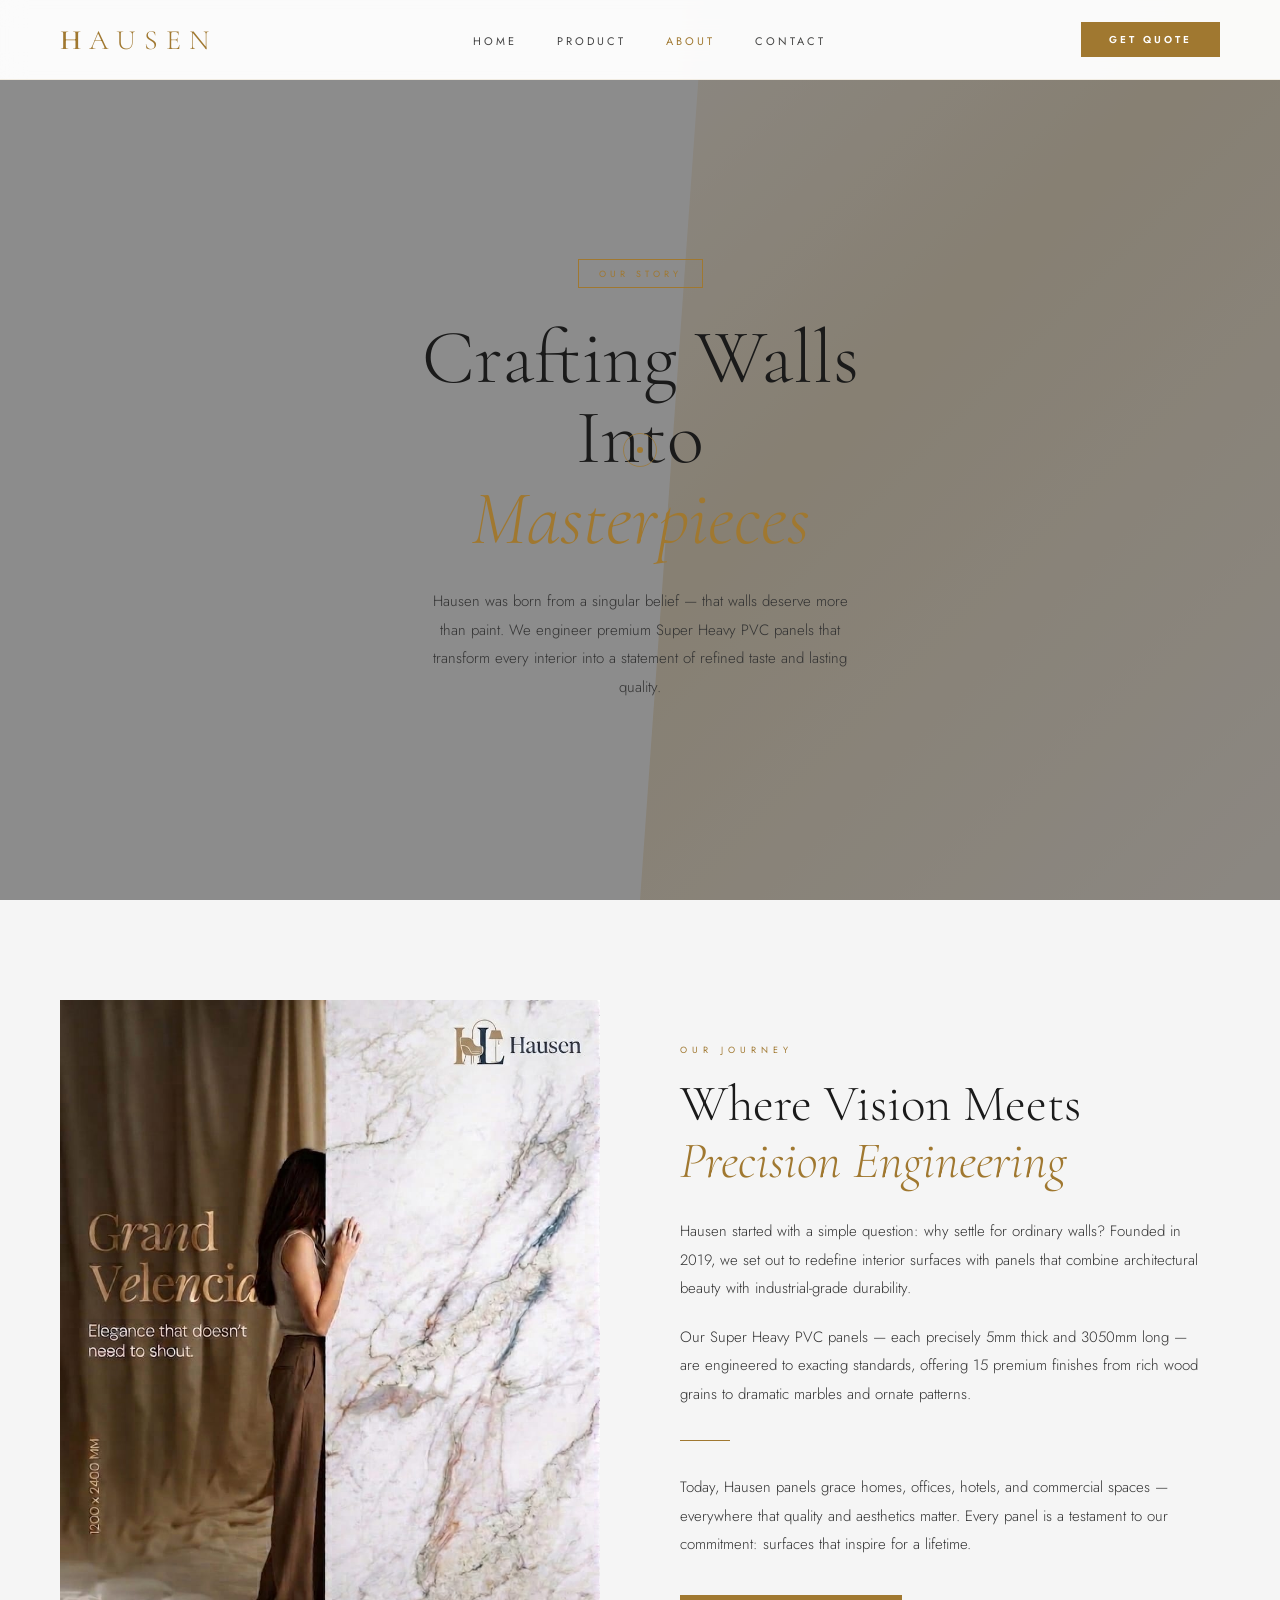
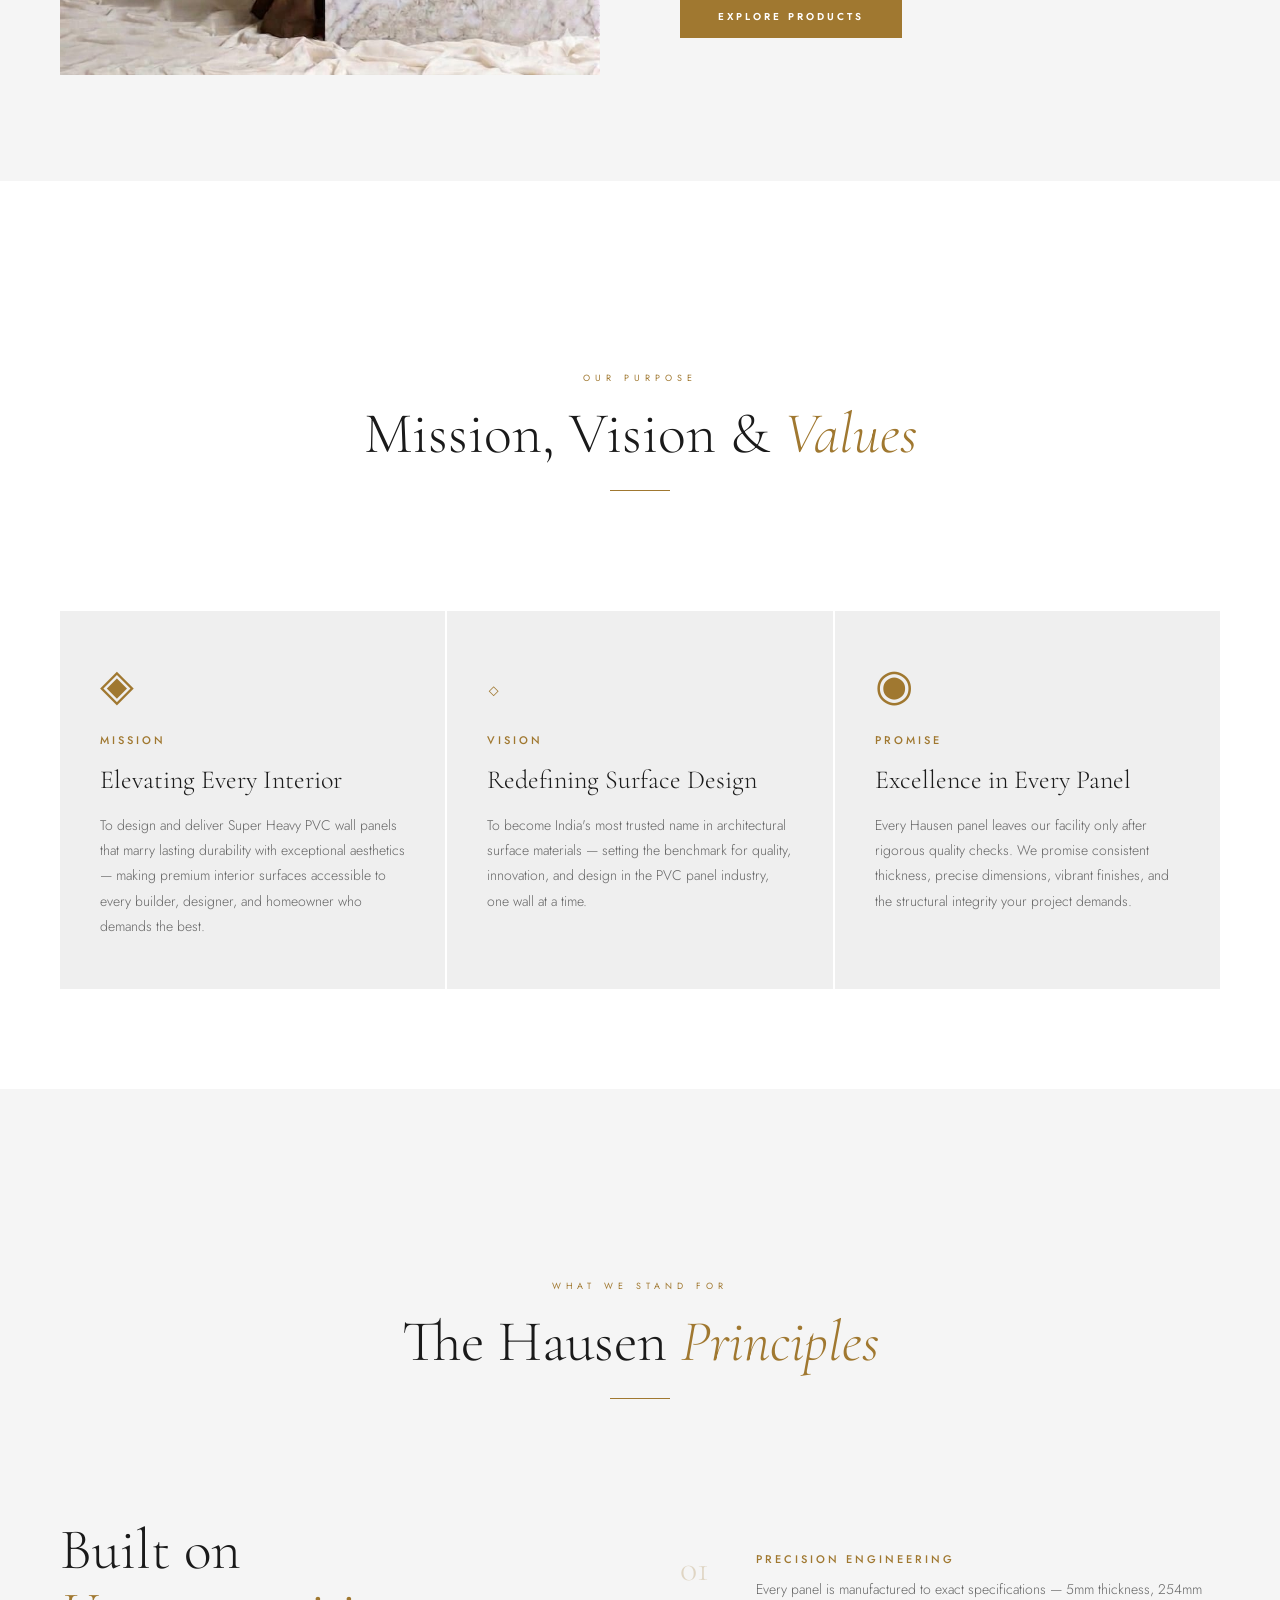
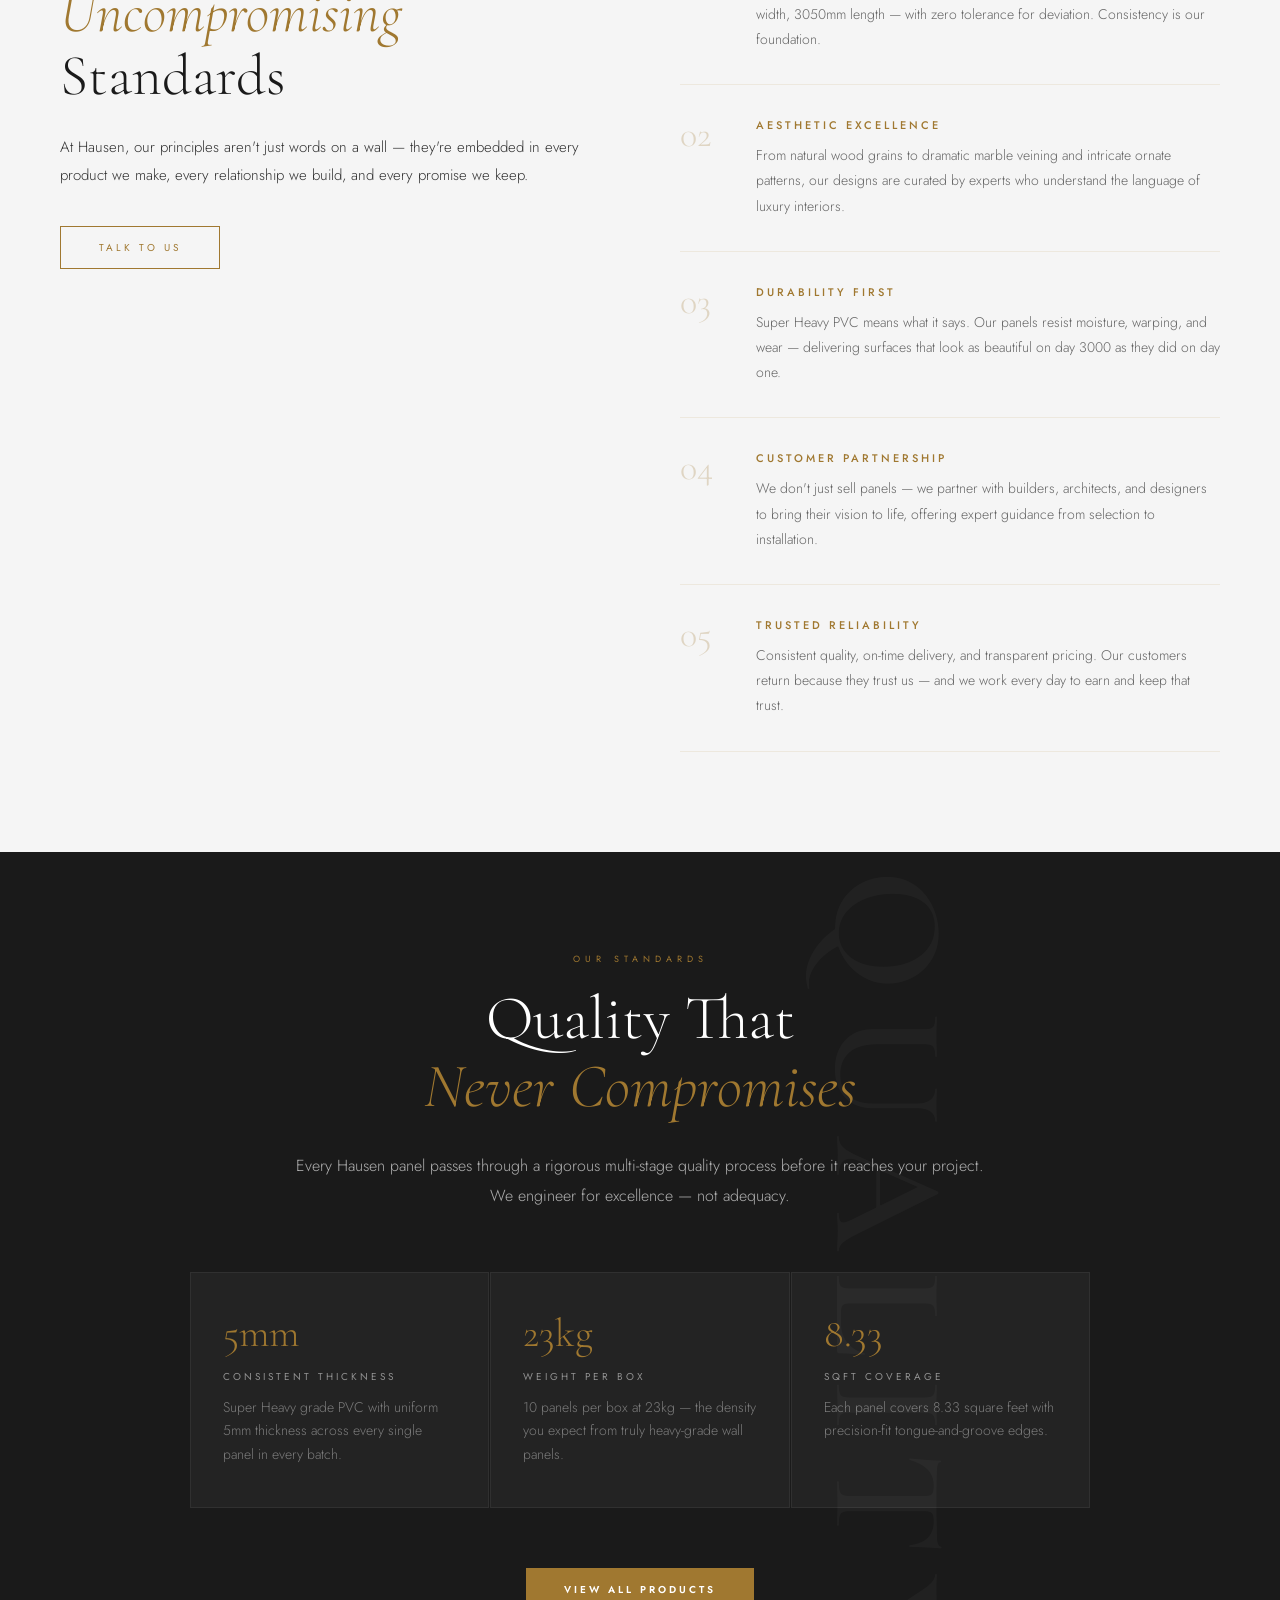
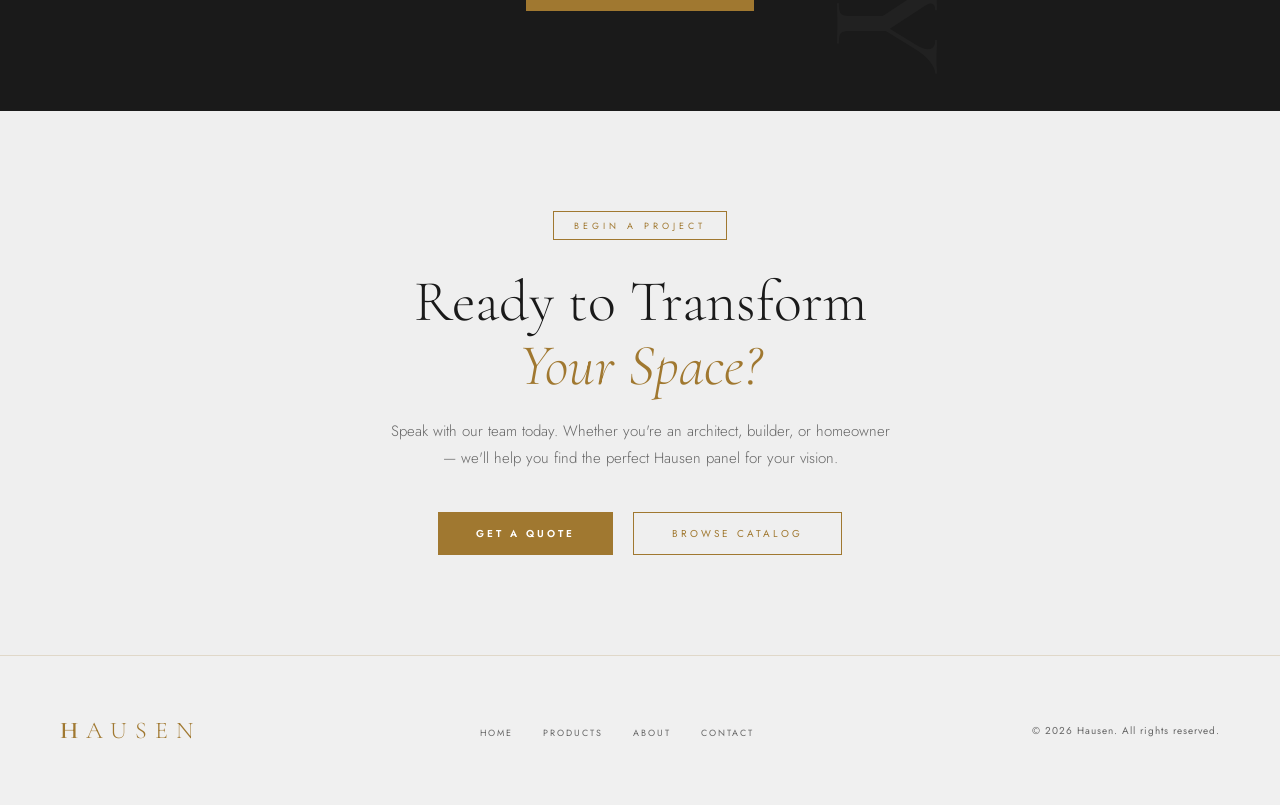
<file: about.html>
<!DOCTYPE html>
<html lang="en">
<head>
<meta charset="UTF-8">
<meta name="viewport" content="width=device-width, initial-scale=1.0">
<title>About | HAUSEN Super Heavy PVC Panels</title>
<meta name="description" content="Learn about Hausen — the makers of premium Super Heavy PVC wall panels. Our story, mission, and commitment to quality craftsmanship.">
<link rel="stylesheet" href="../css/style.css">
<link href="https://fonts.googleapis.com/css2?family=Cormorant+Garamond:ital,wght@0,300;0,400;0,600;1,300;1,400&family=Jost:wght@200;300;400;500;600&display=swap" rel="stylesheet">
<style>
  /* ── ABOUT PAGE STYLES ── */
  .about-hero {
    min-height: 70vh;
    background: var(--dark);
    display: flex; align-items: center;
    position: relative; overflow: hidden;
    padding: 160px 60px 100px;
  }
  .about-hero::before {
    content: '';
    position: absolute; top: 0; right: 0;
    width: 50%; height: 100%;
    background: linear-gradient(135deg, #fdf6ec 0%, #f5e8d0 40%, #fdf6ec 100%);
    clip-path: polygon(10% 0, 100% 0, 100% 100%, 0% 100%);
  }
  .about-hero-content { position: relative; z-index: 2; max-width: 580px; }
  .about-hero-tag {
    display: inline-block; border: 1px solid var(--gold);
    color: var(--gold); font-size: 9px; letter-spacing: 4px;
    text-transform: uppercase; padding: 7px 20px; margin-bottom: 30px;
  }
  .about-hero-title {
    font-family: 'Cormorant Garamond', serif;
    font-size: clamp(48px, 6vw, 80px);
    font-weight: 300; line-height: 1.05;
    color: var(--cream); margin-bottom: 28px;
  }
  .about-hero-title em { font-style: italic; color: var(--gold); display: block; }
  .about-hero-desc {
    font-size: 15px; line-height: 1.9;
    color: var(--text-light); font-weight: 300; max-width: 440px;
  }
  .about-hero-img {
    position: absolute; right: 60px; top: 50%;
    transform: translateY(-50%);
    width: 38%; aspect-ratio: 3/4;
    object-fit: cover; z-index: 1;
    box-shadow: 0 30px 80px rgba(0,0,0,0.12);
  }

  /* ── STORY ── */
  .story-section {
    background: var(--dark-2);
    padding: 100px 60px;
  }
  .story-inner {
    display: grid; grid-template-columns: 1fr 1fr;
    gap: 80px; align-items: center;
    max-width: 1200px; margin: 0 auto;
  }
  .story-img-wrap { position: relative; }
  .story-img {
    width: 100%; aspect-ratio: 4/5; object-fit: cover;
  }
  .story-accent {
    position: absolute; bottom: -24px; right: -24px;
    width: 55%; aspect-ratio: 1;
    background: var(--gold); padding: 32px;
    display: flex; flex-direction: column; justify-content: center;
  }
  .story-accent-num {
    font-family: 'Cormorant Garamond', serif;
    font-size: 52px; font-weight: 300; color: #fff; line-height: 1;
  }
  .story-accent-label {
    font-size: 9px; letter-spacing: 3px; text-transform: uppercase;
    color: rgba(255,255,255,0.75); margin-top: 8px;
  }
  .story-text { padding-right: 20px; }
  .story-tag {
    font-size: 9px; letter-spacing: 5px; text-transform: uppercase;
    color: var(--gold); display: block; margin-bottom: 20px;
  }
  .story-title {
    font-family: 'Cormorant Garamond', serif;
    font-size: clamp(34px, 4vw, 52px);
    font-weight: 300; color: var(--cream);
    line-height: 1.1; margin-bottom: 28px;
  }
  .story-title em { font-style: italic; color: var(--gold); }
  .story-p {
    font-size: 15px; line-height: 1.9;
    color: var(--text-light); font-weight: 300;
    margin-bottom: 20px;
  }
  .story-divider {
    width: 50px; height: 1px; background: var(--gold); margin: 32px 0;
  }

  /* ── STATS BAR ── */
  .stats-bar {
    background: var(--gold);
    padding: 50px 60px;
    display: grid; grid-template-columns: repeat(4, 1fr);
    gap: 1px;
  }
  .stats-item {
    text-align: center; padding: 0 20px;
    border-right: 1px solid rgba(255,255,255,0.2);
  }
  .stats-item:last-child { border-right: none; }
  .stats-num {
    font-family: 'Cormorant Garamond', serif;
    font-size: 52px; font-weight: 300; color: #fff; line-height: 1;
    display: block;
  }
  .stats-label {
    font-size: 9px; letter-spacing: 3px; text-transform: uppercase;
    color: rgba(255,255,255,0.7); margin-top: 10px; display: block;
  }

  /* ── MISSION ── */
  .mission-section {
    background: var(--dark);
    padding: 100px 60px;
  }
  .mission-grid {
    display: grid; grid-template-columns: repeat(3, 1fr);
    gap: 2px; margin-top: 60px;
  }
  .mission-card {
    background: var(--dark-3);
    padding: 50px 40px;
    border-top: 3px solid transparent;
    transition: border-color 0.3s, transform 0.3s;
  }
  .mission-card:hover { border-color: var(--gold); transform: translateY(-6px); }
  .mission-icon {
    font-family: 'Cormorant Garamond', serif;
    font-size: 44px; color: var(--gold); font-weight: 300;
    line-height: 1; margin-bottom: 24px;
  }
  .mission-title {
    font-size: 11px; letter-spacing: 3px; text-transform: uppercase;
    color: var(--gold); margin-bottom: 16px; font-weight: 500;
  }
  .mission-heading {
    font-family: 'Cormorant Garamond', serif;
    font-size: 26px; font-weight: 300; color: var(--cream);
    line-height: 1.2; margin-bottom: 18px;
  }
  .mission-desc {
    font-size: 14px; line-height: 1.8;
    color: var(--text-muted); font-weight: 300;
  }

  /* ── VALUES ── */
  .values-section {
    background: var(--dark-2);
    padding: 100px 60px;
  }
  .values-inner {
    display: grid; grid-template-columns: 1fr 1fr;
    gap: 80px; align-items: start;
    max-width: 1200px; margin: 60px auto 0;
  }
  .values-left { position: sticky; top: 100px; }
  .values-big-title {
    font-family: 'Cormorant Garamond', serif;
    font-size: clamp(36px, 4.5vw, 58px);
    font-weight: 300; color: var(--cream); line-height: 1.1;
  }
  .values-big-title em { font-style: italic; color: var(--gold); }
  .values-big-desc {
    font-size: 15px; line-height: 1.9;
    color: var(--text-light); font-weight: 300;
    margin-top: 24px;
  }
  .values-list { display: flex; flex-direction: column; gap: 0; }
  .value-item {
    padding: 32px 0;
    border-bottom: 1px solid rgba(184,151,90,0.15);
    display: flex; gap: 28px; align-items: flex-start;
    transition: padding-left 0.3s;
  }
  .value-item:hover { padding-left: 10px; }
  .value-num {
    font-family: 'Cormorant Garamond', serif;
    font-size: 36px; color: rgba(160,120,48,0.25);
    font-weight: 300; flex-shrink: 0; line-height: 1;
    min-width: 48px;
  }
  .value-body {}
  .value-name {
    font-size: 11px; letter-spacing: 3px; text-transform: uppercase;
    color: var(--gold); margin-bottom: 10px; display: block;
    font-weight: 500;
  }
  .value-desc {
    font-size: 14px; line-height: 1.8;
    color: var(--text-muted); font-weight: 300;
  }

  /* ── QUALITY ── */
  .quality-section {
    background: var(--cream);
    padding: 100px 60px;
    position: relative; overflow: hidden;
  }
  .quality-section::before {
    content: 'QUALITY';
    position: absolute; right: -20px; top: 50%;
    transform: translateY(-50%) rotate(90deg);
    font-family: 'Cormorant Garamond', serif;
    font-size: 160px; font-weight: 600;
    color: rgba(255,255,255,0.03); letter-spacing: 20px;
    white-space: nowrap; pointer-events: none;
  }
  .quality-inner {
    max-width: 900px; margin: 0 auto;
    text-align: center; position: relative; z-index: 1;
  }
  .quality-tag {
    font-size: 9px; letter-spacing: 5px; text-transform: uppercase;
    color: var(--gold); display: block; margin-bottom: 20px;
  }
  .quality-title {
    font-family: 'Cormorant Garamond', serif;
    font-size: clamp(36px, 5vw, 62px);
    font-weight: 300; color: #fff;
    line-height: 1.1; margin-bottom: 30px;
  }
  .quality-title em { font-style: italic; color: var(--gold); }
  .quality-desc {
    font-size: 16px; line-height: 1.9;
    color: rgba(255,255,255,0.65); font-weight: 300;
    margin-bottom: 60px; max-width: 700px; margin-left: auto; margin-right: auto;
  }
  .quality-grid {
    display: grid; grid-template-columns: repeat(3, 1fr);
    gap: 1px; margin-bottom: 60px;
  }
  .quality-card {
    background: rgba(255,255,255,0.04);
    padding: 40px 32px;
    border: 1px solid rgba(255,255,255,0.06);
    text-align: left;
    transition: background 0.3s;
  }
  .quality-card:hover { background: rgba(160,120,48,0.1); }
  .quality-card-num {
    font-family: 'Cormorant Garamond', serif;
    font-size: 40px; color: var(--gold); font-weight: 300; line-height: 1;
    margin-bottom: 16px;
  }
  .quality-card-title {
    font-size: 10px; letter-spacing: 3px; text-transform: uppercase;
    color: rgba(255,255,255,0.5); margin-bottom: 12px;
  }
  .quality-card-desc {
    font-size: 14px; line-height: 1.7;
    color: rgba(255,255,255,0.4); font-weight: 300;
  }

  /* ── CTA ── */
  .about-cta {
    background: var(--dark-3);
    padding: 100px 60px;
    text-align: center;
  }
  .about-cta-title {
    font-family: 'Cormorant Garamond', serif;
    font-size: clamp(36px, 5vw, 58px);
    font-weight: 300; color: var(--cream);
    line-height: 1.1; margin-bottom: 20px;
  }
  .about-cta-title em { font-style: italic; color: var(--gold); }
  .about-cta-desc {
    font-size: 15px; color: var(--text-muted); font-weight: 300;
    margin-bottom: 40px; max-width: 500px; margin-left: auto; margin-right: auto;
    line-height: 1.8;
  }
  .cta-btns { display: flex; gap: 20px; justify-content: center; flex-wrap: wrap; }

  /* ── RESPONSIVE ── */
  @media (max-width: 1024px) {
    .about-hero { padding: 140px 30px 80px; }
    .about-hero::before { display: none; }
    .about-hero-img { display: none; }
    .story-inner { grid-template-columns: 1fr; gap: 50px; }
    .story-text { padding-right: 0; }
    .stats-bar { grid-template-columns: repeat(2, 1fr); gap: 1px; }
    .mission-grid { grid-template-columns: 1fr; gap: 16px; }
    .values-inner { grid-template-columns: 1fr; gap: 40px; }
    .values-left { position: static; }
    .quality-grid { grid-template-columns: 1fr; gap: 16px; }
  }
  @media (max-width: 768px) {
    .about-hero { padding: 120px 20px 60px; }
    .story-section, .mission-section, .values-section, .quality-section, .about-cta { padding: 60px 20px; }
    .stats-bar { padding: 40px 20px; grid-template-columns: repeat(2,1fr); gap: 30px 0; }
    .story-accent { display: none; }
    .mission-card { padding: 30px 24px; }
  }
</style>
<link rel="stylesheet" href="/css/cursor.css">
</head>
<body>
<div id="cursor-dot"></div><div id="cursor-ring"></div>

<!-- NAV -->
<nav>
  <a href="index.html" class="nav-logo"><span>H</span>AUSEN</a>
  <ul class="nav-links">
    <li><a href="index.html">Home</a></li>
    <li><a href="product.html">Product</a></li>
    <li><a href="about.html" style="color:var(--gold);">About</a></li>
    <li><a href="contact.html">Contact</a></li>
  </ul>
  <a href="contact.html" class="nav-cta">Get Quote</a>
</nav>

<!-- HERO -->
<section class="about-hero">

  <!-- Background Video -->
  <video autoplay muted loop playsinline class="about-hero-video">
    <source src="/images/home/video.mp4" type="video/mp4">
  </video>

  <!-- Overlay -->
  <div class="about-hero-overlay"></div>

  <!-- Content -->
  <div class="about-hero-content reveal">
    <div class="about-hero-tag">Our Story</div>

    <h1 class="about-hero-title">
      Crafting Walls<br>Into
      <em>Masterpieces</em>
    </h1>

    <p class="about-hero-desc">
      Hausen was born from a singular belief — that walls deserve more than paint.
      We engineer premium Super Heavy PVC panels that transform every interior into a
      statement of refined taste and lasting quality.
    </p>
  </div>

</section>

<!-- herostyle -->
<style>
.about-hero{
  position: relative;
  width: 100%;
  height: 100vh;
  overflow: hidden;

  display: flex;
  align-items: center;
  justify-content: center;

  text-align: center;
}

/* Background Video */
.about-hero-video{
  position: absolute;
  top: 0;
  left: 0;

  width: 100%;
  height: 100%;

  object-fit: cover;
  z-index: 1;
}

/* Dark Overlay */
.about-hero-overlay{
  position: absolute;
  inset: 0;
  background: rgba(0,0,0,0.45);
  z-index: 2;
}

/* Content */
.about-hero-content{
  position: relative;
  z-index: 3;

  max-width: 900px;
  padding: 20px;
}

/* KEEP YOUR ORIGINAL FONTS/TYPOGRAPHY */
/* Sirf center alignment add kiya */
.about-hero-tag,
.about-hero-title,
.about-hero-desc{
  text-align: center;
}
</style>


<!-- STORY -->
<section class="story-section">
  <div class="story-inner">
    <div class="story-img-wrap reveal">
      <img
        src="/images/About_hero.jpeg"
        alt="Hausen manufacturing" class="story-img">
      
    </div>
    <div class="story-text reveal">
      <span class="story-tag">Our Journey</span>
      <h2 class="story-title">
        Where Vision Meets<br>
        <em>Precision Engineering</em>
      </h2>
      <p class="story-p">
        Hausen started with a simple question: why settle for ordinary walls? Founded in 2019, 
        we set out to redefine interior surfaces with panels that combine architectural beauty 
        with industrial-grade durability.
      </p>
      <p class="story-p">
        Our Super Heavy PVC panels — each precisely 5mm thick and 3050mm long — are engineered 
        to exacting standards, offering 15 premium finishes from rich wood grains to dramatic 
        marbles and ornate patterns.
      </p>
      <div class="story-divider"></div>
      <p class="story-p">
        Today, Hausen panels grace homes, offices, hotels, and commercial spaces — everywhere 
        that quality and aesthetics matter. Every panel is a testament to our commitment: 
        surfaces that inspire for a lifetime.
      </p>
      <a href="product.html" class="btn-primary" style="margin-top:16px;">Explore Products</a>
    </div>
  </div>
</section>



<!-- MISSION, VISION, VALUES CARDS -->
<section class="mission-section" id="mission">
  <div class="section-header">
    <span class="section-tag">Our Purpose</span>
    <h2 class="section-title">Mission, Vision &amp; <em>Values</em></h2>
    <div class="section-line"></div>
  </div>
  <div class="mission-grid">
    <div class="mission-card reveal">
      <div class="mission-icon">◈</div>
      <div class="mission-title">Mission</div>
      <h3 class="mission-heading">Elevating Every Interior</h3>
      <p class="mission-desc">
        To design and deliver Super Heavy PVC wall panels that marry lasting durability with 
        exceptional aesthetics — making premium interior surfaces accessible to every builder, 
        designer, and homeowner who demands the best.
      </p>
    </div>
    <div class="mission-card reveal">
      <div class="mission-icon">◇</div>
      <div class="mission-title">Vision</div>
      <h3 class="mission-heading">Redefining Surface Design</h3>
      <p class="mission-desc">
        To become India's most trusted name in architectural surface materials — setting the 
        benchmark for quality, innovation, and design in the PVC panel industry, one wall at a time.
      </p>
    </div>
    <div class="mission-card reveal">
      <div class="mission-icon">◉</div>
      <div class="mission-title">Promise</div>
      <h3 class="mission-heading">Excellence in Every Panel</h3>
      <p class="mission-desc">
        Every Hausen panel leaves our facility only after rigorous quality checks. We promise 
        consistent thickness, precise dimensions, vibrant finishes, and the structural integrity 
        your project demands.
      </p>
    </div>
  </div>
</section>

<!-- VALUES -->
<section class="values-section" id="values">
  <div class="section-header">
    <span class="section-tag">What We Stand For</span>
    <h2 class="section-title">The Hausen <em>Principles</em></h2>
    <div class="section-line"></div>
  </div>
  <div class="values-inner">
    <div class="values-left reveal">
      <h3 class="values-big-title">
        Built on<br>
        <em>Uncompromising</em><br>
        Standards
      </h3>
      <p class="values-big-desc">
        At Hausen, our principles aren't just words on a wall — they're embedded in every 
        product we make, every relationship we build, and every promise we keep.
      </p>
      <a href="contact.html" class="btn-outline" style="margin-top:36px;display:inline-block;">Talk to Us</a>
    </div>
    <div class="values-list">
      <div class="value-item reveal">
        <span class="value-num">01</span>
        <div class="value-body">
          <span class="value-name">Precision Engineering</span>
          <p class="value-desc">
            Every panel is manufactured to exact specifications — 5mm thickness, 254mm width, 
            3050mm length — with zero tolerance for deviation. Consistency is our foundation.
          </p>
        </div>
      </div>
      <div class="value-item reveal">
        <span class="value-num">02</span>
        <div class="value-body">
          <span class="value-name">Aesthetic Excellence</span>
          <p class="value-desc">
            From natural wood grains to dramatic marble veining and intricate ornate patterns, 
            our designs are curated by experts who understand the language of luxury interiors.
          </p>
        </div>
      </div>
      <div class="value-item reveal">
        <span class="value-num">03</span>
        <div class="value-body">
          <span class="value-name">Durability First</span>
          <p class="value-desc">
            Super Heavy PVC means what it says. Our panels resist moisture, warping, and wear — 
            delivering surfaces that look as beautiful on day 3000 as they did on day one.
          </p>
        </div>
      </div>
      <div class="value-item reveal">
        <span class="value-num">04</span>
        <div class="value-body">
          <span class="value-name">Customer Partnership</span>
          <p class="value-desc">
            We don't just sell panels — we partner with builders, architects, and designers 
            to bring their vision to life, offering expert guidance from selection to installation.
          </p>
        </div>
      </div>
      <div class="value-item reveal">
        <span class="value-num">05</span>
        <div class="value-body">
          <span class="value-name">Trusted Reliability</span>
          <p class="value-desc">
            Consistent quality, on-time delivery, and transparent pricing. Our customers return 
            because they trust us — and we work every day to earn and keep that trust.
          </p>
        </div>
      </div>
    </div>
  </div>
</section>

<!-- QUALITY DARK SECTION -->
<section class="quality-section" id="quality">
  <div class="quality-inner">
    <span class="quality-tag">Our Standards</span>
    <h2 class="quality-title">
      Quality That<br>
      <em>Never Compromises</em>
    </h2>
    <p class="quality-desc">
      Every Hausen panel passes through a rigorous multi-stage quality process before it reaches your project. 
      We engineer for excellence — not adequacy.
    </p>
    <div class="quality-grid reveal">
      <div class="quality-card">
        <div class="quality-card-num">5mm</div>
        <div class="quality-card-title">Consistent Thickness</div>
        <p class="quality-card-desc">Super Heavy grade PVC with uniform 5mm thickness across every single panel in every batch.</p>
      </div>
      <div class="quality-card">
        <div class="quality-card-num">23kg</div>
        <div class="quality-card-title">Weight Per Box</div>
        <p class="quality-card-desc">10 panels per box at 23kg — the density you expect from truly heavy-grade wall panels.</p>
      </div>
      <div class="quality-card">
        <div class="quality-card-num">8.33</div>
        <div class="quality-card-title">Sqft Coverage</div>
        <p class="quality-card-desc">Each panel covers 8.33 square feet with precision-fit tongue-and-groove edges.</p>
      </div>
    </div>
    <a href="product.html" class="btn-primary">View All Products</a>
  </div>
</section>

<!-- CTA -->
<section class="about-cta">
  <div class="about-hero-tag" style="margin:0 auto 30px; display:table;">Begin a Project</div>
  <h2 class="about-cta-title reveal">
    Ready to Transform<br>
    <em>Your Space?</em>
  </h2>
  <p class="about-cta-desc">
    Speak with our team today. Whether you're an architect, builder, or homeowner — 
    we'll help you find the perfect Hausen panel for your vision.
  </p>
  <div class="cta-btns reveal">
    <a href="contact.html" class="btn-primary">Get a Quote</a>
    <a href="product.html" class="btn-outline">Browse Catalog</a>
  </div>
</section>

<!-- FOOTER -->
<footer>
  <div class="footer-logo"><span style="font-weight:600;">H</span>AUSEN</div>
  <ul class="footer-links">
    <li><a href="index.html">Home</a></li>
    <li><a href="product.html">Products</a></li>
    <li><a href="about.html">About</a></li>
    <li><a href="contact.html">Contact</a></li>
  </ul>
  <p class="footer-copy">© 2026 Hausen. All rights reserved.</p>
</footer>

<!-- SCROLL TOP -->
<button class="scroll-top" id="scrollTop" onclick="window.scrollTo({top:0,behavior:'smooth'})">↑</button>

<script>
  // Reveal on scroll
  const reveals = document.querySelectorAll('.reveal');
  const observer = new IntersectionObserver((entries) => {
    entries.forEach(e => { if (e.isIntersecting) { e.target.classList.add('visible'); } });
  }, { threshold: 0.12 });
  reveals.forEach(el => observer.observe(el));

  // Scroll top button
  window.addEventListener('scroll', () => {
    const btn = document.getElementById('scrollTop');
    btn.classList.toggle('show', window.scrollY > 400);
  });
</script>
<script src="/js/cursor.js"></script>
</body>
</html>
</file>
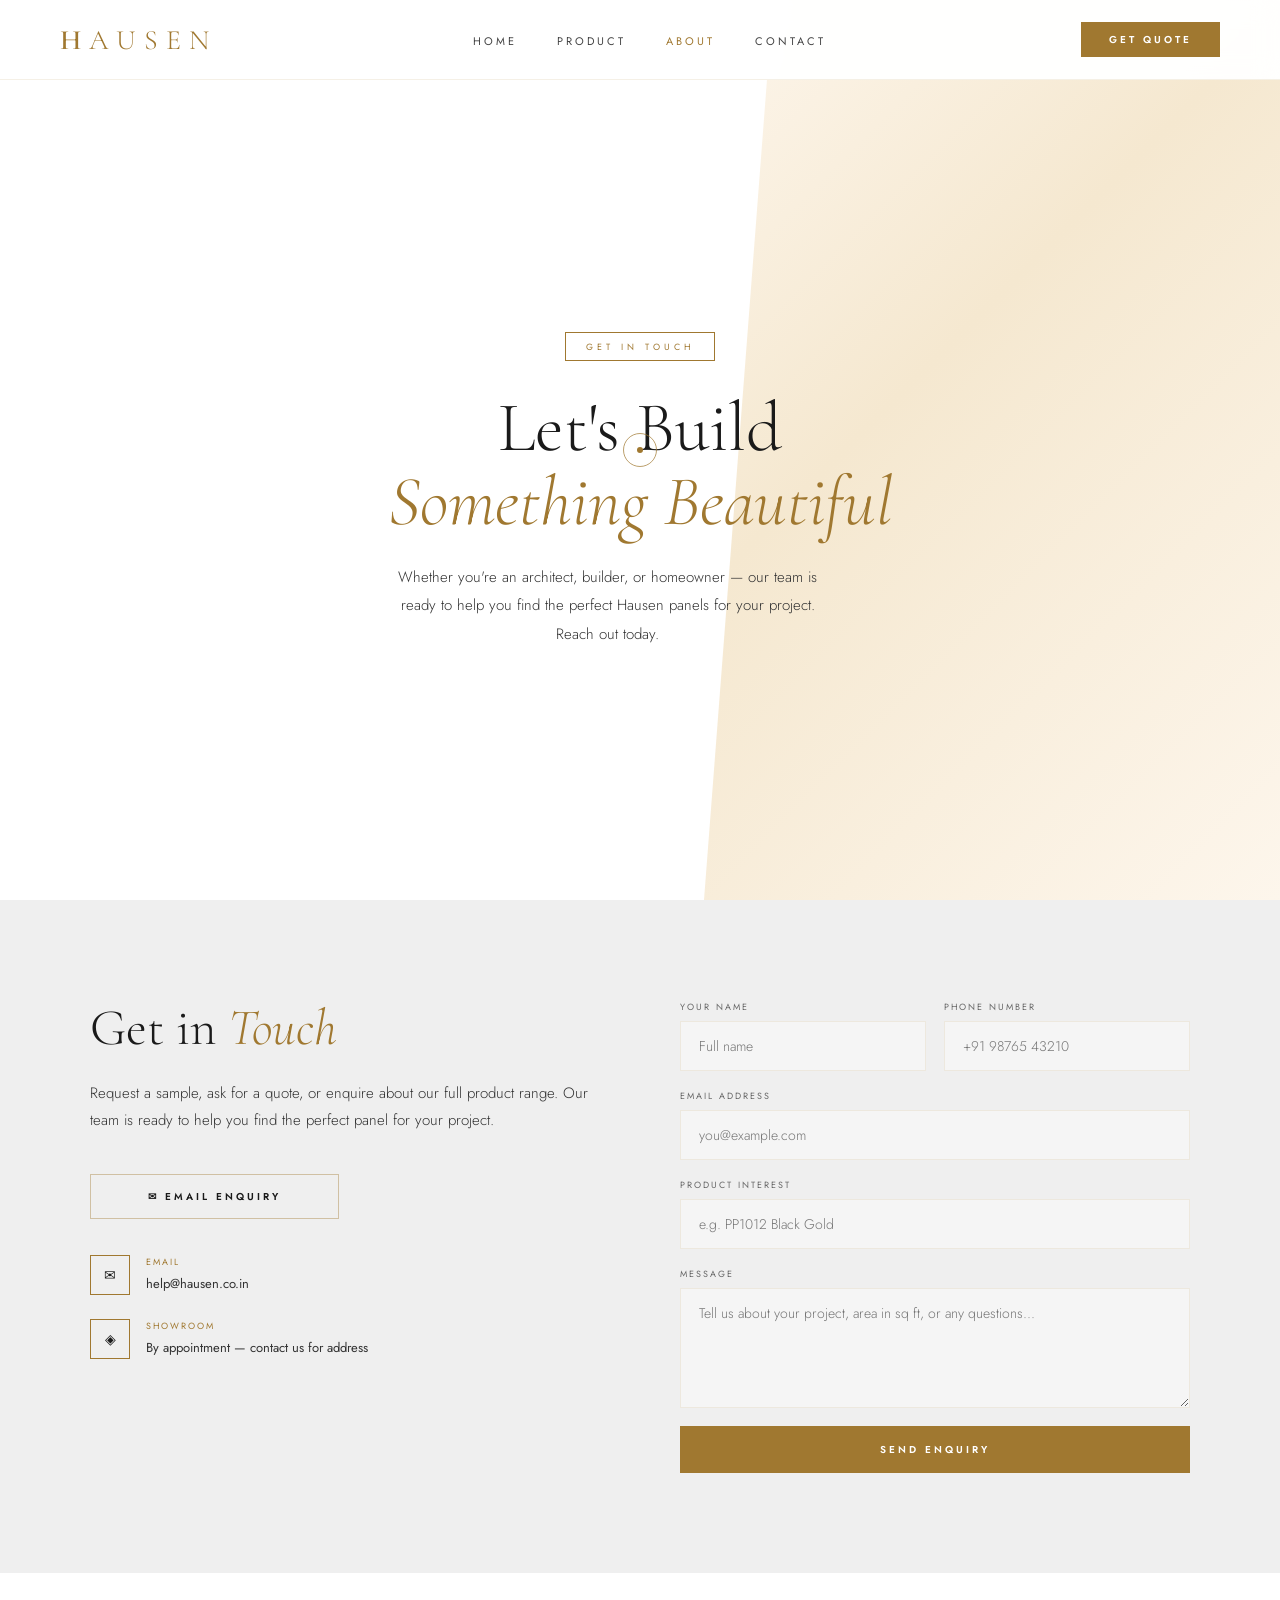
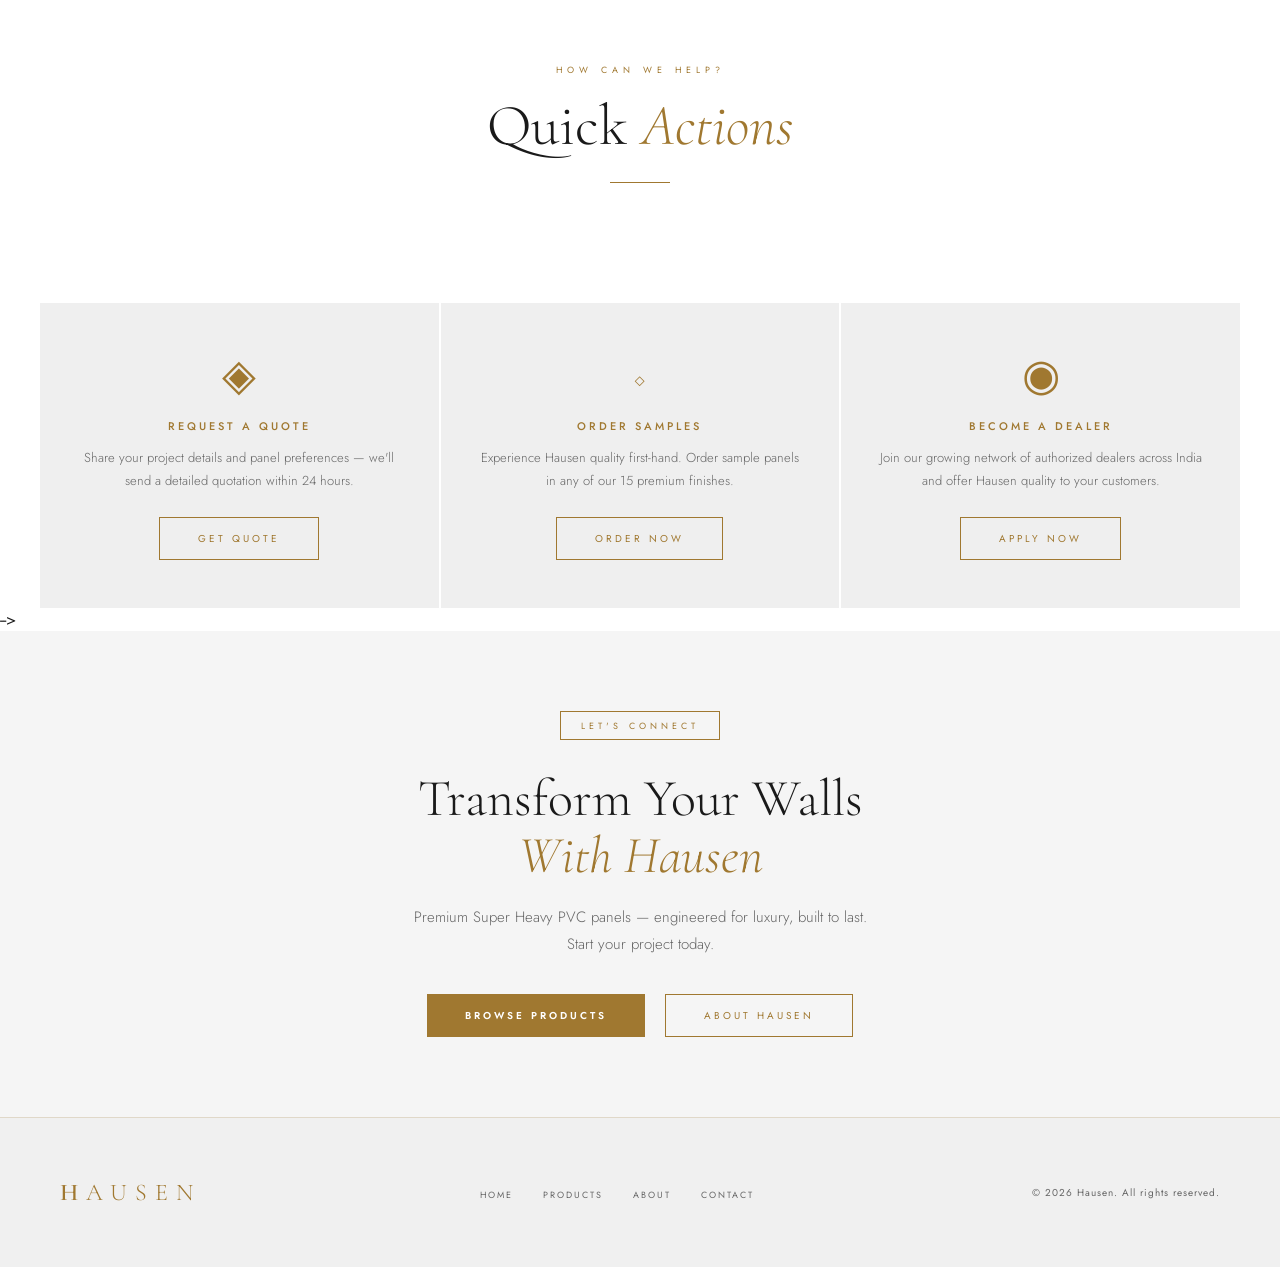
<file: contact.html>
<!DOCTYPE html>
<html lang="en">
<head>
<meta charset="UTF-8">
<meta name="viewport" content="width=device-width, initial-scale=1.0">
<title>Contact | HAUSEN Super Heavy PVC Panels</title>
<meta name="description" content="Get in touch with Hausen for premium Super Heavy PVC wall panels. Request a quote, order samples, or speak with our team.">
<link rel="stylesheet" href="../css/style.css">
<link href="https://fonts.googleapis.com/css2?family=Cormorant+Garamond:ital,wght@0,300;0,400;0,600;1,300;1,400&family=Jost:wght@200;300;400;500;600&display=swap" rel="stylesheet">
<style>
  /* ── CONTACT PAGE STYLES ── */
  .contact-hero {
    min-height: 60vh;
    background: var(--dark);
    display: flex; align-items: center;
    position: relative; overflow: hidden;
    padding: 160px 60px 80px;
  }
  .contact-hero::before {
    content: '';
    position: absolute; top: 0; right: 0;
    width: 45%; height: 100%;
    background: linear-gradient(135deg, #fdf6ec 0%, #f5e8d0 40%, #fdf6ec 100%);
    clip-path: polygon(12% 0, 100% 0, 100% 100%, 0% 100%);
  }
  .contact-hero-content { position: relative; z-index: 2; max-width: 560px; }
  .contact-hero-tag {
    display: inline-block; border: 1px solid var(--gold);
    color: var(--gold); font-size: 9px; letter-spacing: 4px;
    text-transform: uppercase; padding: 7px 20px; margin-bottom: 30px;
  }
  .contact-hero-title {
    font-family: 'Cormorant Garamond', serif;
    font-size: clamp(44px, 5.5vw, 72px);
    font-weight: 300; line-height: 1.05;
    color: var(--cream); margin-bottom: 24px;
  }
  .contact-hero-title em { font-style: italic; color: var(--gold); display: block; }
  .contact-hero-desc {
    font-size: 15px; line-height: 1.9;
    color: var(--text-light); font-weight: 300; max-width: 440px;
  }

  /* ── MAIN CONTACT ── */
  .contact-main {
    background: var(--dark-2);
    padding: 100px 60px;
  }
  .contact-main-inner {
    display: grid; grid-template-columns: 1fr 1.2fr;
    gap: 80px; align-items: start;
    max-width: 1200px; margin: 0 auto;
  }

  /* Left info */
  .contact-info-tag {
    font-size: 9px; letter-spacing: 5px; text-transform: uppercase;
    color: var(--gold); display: block; margin-bottom: 20px;
  }
  .contact-info-title {
    font-family: 'Cormorant Garamond', serif;
    font-size: clamp(30px, 3.5vw, 44px);
    font-weight: 300; color: var(--cream);
    line-height: 1.15; margin-bottom: 20px;
  }
  .contact-info-title em { font-style: italic; color: var(--gold); }
  .contact-info-desc {
    font-size: 14px; line-height: 1.9;
    color: var(--text-light); font-weight: 300;
    margin-bottom: 40px;
  }
  .info-card {
    display: flex; gap: 18px; align-items: flex-start;
    margin-bottom: 28px; padding: 20px 24px;
    background: var(--dark);
    border: 1px solid rgba(184,151,90,0.1);
    transition: border-color 0.3s, transform 0.3s;
  }
  .info-card:hover { border-color: var(--gold); transform: translateX(6px); }
  .info-card-icon {
    width: 44px; height: 44px;
    border: 1px solid var(--gold); display: flex;
    align-items: center; justify-content: center;
    flex-shrink: 0; font-size: 16px; color: var(--gold);
  }
  .info-card-label {
    font-size: 9px; letter-spacing: 3px; text-transform: uppercase;
    color: var(--gold); display: block; margin-bottom: 6px; font-weight: 500;
  }
  .info-card-value {
    font-size: 14px; color: var(--text-light); line-height: 1.6; font-weight: 300;
  }
  .info-card-value a { color: var(--text-light); text-decoration: none; transition: color 0.3s; }
  .info-card-value a:hover { color: var(--gold); }

  .social-row { display: flex; gap: 12px; margin-top: 36px; }
  .social-btn {
    width: 42px; height: 42px; border: 1px solid rgba(184,151,90,0.2);
    display: flex; align-items: center; justify-content: center;
    color: var(--text-muted); font-size: 14px;
    text-decoration: none; transition: all 0.3s;
  }
  .social-btn:hover { border-color: var(--gold); color: var(--gold); background: rgba(160,120,48,0.06); }

  /* Right form */
  .contact-form-wrap {
    background: var(--dark);
    padding: 48px 44px;
    border: 1px solid rgba(184,151,90,0.1);
  }
  .form-heading {
    font-family: 'Cormorant Garamond', serif;
    font-size: 28px; font-weight: 300; color: var(--cream);
    margin-bottom: 8px;
  }
  .form-subheading {
    font-size: 13px; color: var(--text-muted); font-weight: 300;
    margin-bottom: 32px;
  }
  .contact-form { display: flex; flex-direction: column; gap: 18px; }
  .form-group { display: flex; flex-direction: column; gap: 8px; }
  .form-label {
    font-size: 9px; letter-spacing: 2px; text-transform: uppercase;
    color: var(--text-muted);
  }
  .form-input, .form-textarea, .form-select {
    background: var(--dark-2);
    border: 1px solid rgba(184,151,90,0.15);
    color: var(--cream); padding: 14px 18px;
    font-family: 'Jost', sans-serif; font-size: 14px;
    font-weight: 300; outline: none;
    transition: border-color 0.3s;
  }
  .form-select { appearance: none; cursor: pointer; }
  .form-input:focus, .form-textarea:focus, .form-select:focus { border-color: var(--gold); }
  .form-textarea { resize: vertical; min-height: 120px; }
  .form-row { display: grid; grid-template-columns: 1fr 1fr; gap: 18px; }
  .form-submit {
    background: var(--gold); color: #ffffff;
    padding: 16px 40px; font-family: 'Jost', sans-serif;
    font-size: 10px; letter-spacing: 3px; text-transform: uppercase;
    font-weight: 600; cursor: pointer; border: none;
    transition: background 0.3s, transform 0.2s;
    margin-top: 8px;
  }
  .form-submit:hover { background: var(--gold-light); transform: translateY(-2px); }

  /* ── QUICK ACTIONS ── */
  .quick-section {
    background: var(--dark);
    padding: 80px 60px;
  }
  .quick-grid {
    display: grid; grid-template-columns: repeat(3, 1fr);
    gap: 2px; max-width: 1200px; margin: 60px auto 0;
  }
  .quick-card {
    background: var(--dark-3);
    padding: 48px 36px;
    border-top: 3px solid transparent;
    transition: border-color 0.3s, transform 0.3s;
    text-align: center;
  }
  .quick-card:hover { border-color: var(--gold); transform: translateY(-6px); }
  .quick-icon {
    font-family: 'Cormorant Garamond', serif;
    font-size: 44px; color: var(--gold); font-weight: 300;
    line-height: 1; margin-bottom: 20px;
  }
  .quick-title {
    font-size: 11px; letter-spacing: 3px; text-transform: uppercase;
    color: var(--gold); margin-bottom: 12px; font-weight: 500;
  }
  .quick-desc {
    font-size: 13px; line-height: 1.8;
    color: var(--text-muted); font-weight: 300;
    margin-bottom: 24px;
  }

  /* ── MAP SECTION ── */
  .map-section {
    background: var(--dark-3);
    padding: 0;
    position: relative;
  }
  .map-placeholder {
    width: 100%; height: 400px;
    background: var(--dark-2);
    display: flex; align-items: center; justify-content: center;
    border-top: 3px solid var(--gold);
  }
  .map-text {
    text-align: center;
  }
  .map-text-title {
    font-family: 'Cormorant Garamond', serif;
    font-size: 32px; font-weight: 300; color: var(--cream);
    margin-bottom: 12px;
  }
  .map-text-sub {
    font-size: 13px; color: var(--text-muted); font-weight: 300;
  }

  /* ── CTA ── */
  .contact-cta {
    background: var(--dark-2);
    padding: 80px 60px;
    text-align: center;
  }
  .contact-cta-title {
    font-family: 'Cormorant Garamond', serif;
    font-size: clamp(32px, 4.5vw, 52px);
    font-weight: 300; color: var(--cream);
    line-height: 1.1; margin-bottom: 20px;
  }
  .contact-cta-title em { font-style: italic; color: var(--gold); }
  .contact-cta-desc {
    font-size: 15px; color: var(--text-muted); font-weight: 300;
    margin-bottom: 36px; max-width: 480px; margin-left: auto; margin-right: auto;
    line-height: 1.8;
  }
  .cta-btns { display: flex; gap: 20px; justify-content: center; flex-wrap: wrap; }

  /* ── RESPONSIVE ── */
  @media (max-width: 1024px) {
    .contact-hero { padding: 140px 30px 70px; }
    .contact-hero::before { display: none; }
    .contact-main { padding: 60px 30px; }
    .contact-main-inner { grid-template-columns: 1fr; gap: 50px; }
    .quick-grid { grid-template-columns: 1fr; gap: 16px; }
    .quick-section { padding: 60px 30px; }
    .contact-cta { padding: 60px 30px; }
  }
  @media (max-width: 768px) {
    .contact-hero { padding: 120px 20px 50px; }
    .contact-main { padding: 50px 20px; }
    .contact-form-wrap { padding: 30px 20px; }
    .form-row { grid-template-columns: 1fr; }
    .quick-section { padding: 50px 20px; }
    .quick-grid { grid-template-columns: 1fr; }
    .contact-cta { padding: 50px 20px; }
    .map-placeholder { height: 280px; }
  }
</style>
<link rel="stylesheet" href="/css/cursor.css">
</head>
<body>
<div id="cursor-dot"></div><div id="cursor-ring"></div>

<!-- NAV -->
<nav>
  <a href="index.html" class="nav-logo"><span>H</span>AUSEN</a>
  <ul class="nav-links">
    <li><a href="index.html">Home</a></li>
    <li><a href="product.html">Product</a></li>
    <li><a href="about.html" style="color:var(--gold);">About</a></li>
    <li><a href="contact.html">Contact</a></li>
  </ul>
  <a href="contact.html" class="nav-cta">Get Quote</a>
</nav>

<!-- HERO -->
<section class="contact-hero">
  <div class="contact-hero-content reveal">
    <div class="contact-hero-tag">Get In Touch</div>
    <h1 class="contact-hero-title">
      Let's Build<br>
      <em>Something Beautiful</em>
    </h1>
    <p class="contact-hero-desc">
      Whether you're an architect, builder, or homeowner — our team is ready to
      help you find the perfect Hausen panels for your project. Reach out today.
    </p>

    
  </div>
</section>

<style>
  /* HERO SECTION */
.contact-hero{
  position: relative;
  width: 100%;
  height: 100vh;
  overflow: hidden;

  display: flex;
  align-items: center;
  justify-content: center;

  text-align: center;
}

/* Background Video */
.contact-hero-video{
  position: absolute;
  top: 0;
  left: 0;

  width: 100%;
  height: 100%;

  object-fit: cover;
  z-index: 1;
}

/* Overlay */
.contact-hero-overlay{
  position: absolute;
  inset: 0;
  background: rgba(0,0,0,0.45);
  z-index: 2;
}

/* Content */
.contact-hero-content{
  position: relative;
  z-index: 3;

  max-width: 900px;
  padding: 20px;
}

/* KEEP EXISTING FONTS/STYLING */
.contact-hero-tag,
.contact-hero-title,
.contact-hero-desc{
  text-align: center;
}
</style>

<script src="/js/form.js"></script>

<!-- CONTACT -->
<section id="contact" class="contact-section">

  <div class="contact-inner">

    <!-- LEFT SIDE -->
    <div class="reveal">

      <h2 class="contact-title">
        Get in <em>Touch</em>
      </h2>

      <p class="contact-desc">
        Request a sample, ask for a quote, or enquire about our full product range.
        Our team is ready to help you find the perfect panel for your project.
      </p>

      <!-- QUICK BUTTONS -->
      <div class="quick-btns">

        <div class="quick-btns-row">

          <a href="mailto:info@hausen.in"
             class="quick-btn quick-btn-outline">
             ✉ EMAIL ENQUIRY
          </a>

        </div>

      </div>

      <!-- EMAIL -->
      <div class="contact-info-item">

        <div class="contact-icon">✉</div>

        <div class="contact-info-text">
          <span class="contact-info-label">Email</span>
          help@hausen.co.in
        </div>

      </div>

      <!-- SHOWROOM -->
      <div class="contact-info-item">

        <div class="contact-icon">◈</div>

        <div class="contact-info-text">
          <span class="contact-info-label">Showroom</span>
          By appointment — contact us for address
        </div>

      </div>

    </div>

    <!-- RIGHT SIDE FORM -->
    <div class="reveal">

      <div class="contact-form">

        <!-- NAME + PHONE -->
        <div class="form-row">

          <div class="form-group">

            <label class="form-label">
              Your Name
            </label>

            <input type="text"
                   class="form-input"
                   id="name"
                   placeholder="Full name">

          </div>

          <div class="form-group">

            <label class="form-label">
              Phone Number
            </label>

            <input type="tel"
                   class="form-input"
                   id="phone"
                   placeholder="+91 98765 43210">

          </div>

        </div>

        <!-- EMAIL -->
        <div class="form-group">

          <label class="form-label">
            Email Address
          </label>

          <input type="email"
                 class="form-input"
                 id="email"
                 placeholder="you@example.com">

        </div>

        <!-- PRODUCT -->
        <div class="form-group">

          <label class="form-label">
            Product Interest
          </label>

          <input type="text"
                 class="form-input"
                 id="product"
                 placeholder="e.g. PP1012 Black Gold">

        </div>

        <!-- MESSAGE -->
        <div class="form-group">

          <label class="form-label">
            Message
          </label>

          <textarea class="form-textarea"
                    id="message"
                    placeholder="Tell us about your project, area in sq ft, or any questions..."></textarea>

        </div>

        <!-- BUTTON -->
        <button type="button"
                class="btn-primary"
                style="width:100%;padding:16px;color:#ffffff;"
                onclick="sendEmail()">

          Send Enquiry

        </button>

      </div>

    </div>

  </div>

</section>

<!-- QUICK ACTIONS -->
</section class="ck-section">
  <div class="section-header">
    <span class="section-tag">How Can We Help?</span>
    <h2 class="section-title">Quick <em>Actions</em></h2>
    <div class="section-line"></div>
  </div>
  <div class="quick-grid">
    <div class="quick-card reveal">
      <div class="quick-icon">◈</div>
      <div class="quick-title">Request a Quote</div>
      <p class="quick-desc">
        Share your project details and panel preferences — we'll send a
        detailed quotation within 24 hours.
      </p>
      <a href="mailto:sales@hausen.in?subject=Quote Request" class="btn-outline">Get Quote</a>
    </div>
    <div class="quick-card reveal">
      <div class="quick-icon">◇</div>
      <div class="quick-title">Order Samples</div>
      <p class="quick-desc">
        Experience Hausen quality first-hand. Order sample panels in any
        of our 15 premium finishes.
      </p>
      <a href="mailto:sales@hausen.in?subject=Sample Order" class="btn-outline">Order Now</a>
    </div>
    <div class="quick-card reveal">
      <div class="quick-icon">◉</div>
      <div class="quick-title">Become a Dealer</div>
      <p class="quick-desc">
        Join our growing network of authorized dealers across India and
        offer Hausen quality to your customers.
      </p>
      <a href="mailto:info@hausen.in?subject=Dealer Enquiry" class="btn-outline">Apply Now</a>
    </div>
  </div>
</section> -->



<!-- CTA -->
<section class="contact-cta">
  <div class="contact-hero-tag" style="margin:0 auto 30px; display:table;">Let's Connect</div>
  <h2 class="contact-cta-title reveal">
    Transform Your Walls<br>
    <em>With Hausen</em>
  </h2>
  <p class="contact-cta-desc">
    Premium Super Heavy PVC panels — engineered for luxury,
    built to last. Start your project today.
  </p>
  <div class="cta-btns reveal">
    <a href="product.html" class="btn-primary">Browse Products</a>
    <a href="about.html" class="btn-outline">About Hausen</a>
  </div>
</section>

<!-- FOOTER -->
<footer>
  <div class="footer-logo"><span style="font-weight:600;">H</span>AUSEN</div>
  <ul class="footer-links">
    <li><a href="index.html">Home</a></li>
    <li><a href="product.html">Products</a></li>
    <li><a href="about.html">About</a></li>
    <li><a href="contact.html">Contact</a></li>
  </ul>
  <p class="footer-copy">© 2026 Hausen. All rights reserved.</p>
</footer>

<!-- SCROLL TOP -->
<button class="scroll-top" id="scrollTop" onclick="window.scrollTo({top:0,behavior:'smooth'})">↑</button>

<script>
  // Reveal on scroll
  const reveals = document.querySelectorAll('.reveal');
  const observer = new IntersectionObserver((entries) => {
    entries.forEach(e => { if (e.isIntersecting) { e.target.classList.add('visible'); } });
  }, { threshold: 0.12 });
  reveals.forEach(el => observer.observe(el));

  // Scroll top button
  window.addEventListener('scroll', () => {
    const btn = document.getElementById('scrollTop');
    btn.classList.toggle('show', window.scrollY > 400);
  });

  // Form submit
  function handleSubmit(e) {
    e.preventDefault();
    const btn = e.target.querySelector('.form-submit');
    btn.textContent = 'Message Sent ✓';
    btn.style.background = '#2d8a4e';
    setTimeout(() => {
      btn.textContent = 'Send Message';
      btn.style.background = '';
      e.target.reset();
    }, 3000);
  }
</script>



<script src="/js/cursor.js"></script>
</body>
</html>
</file>
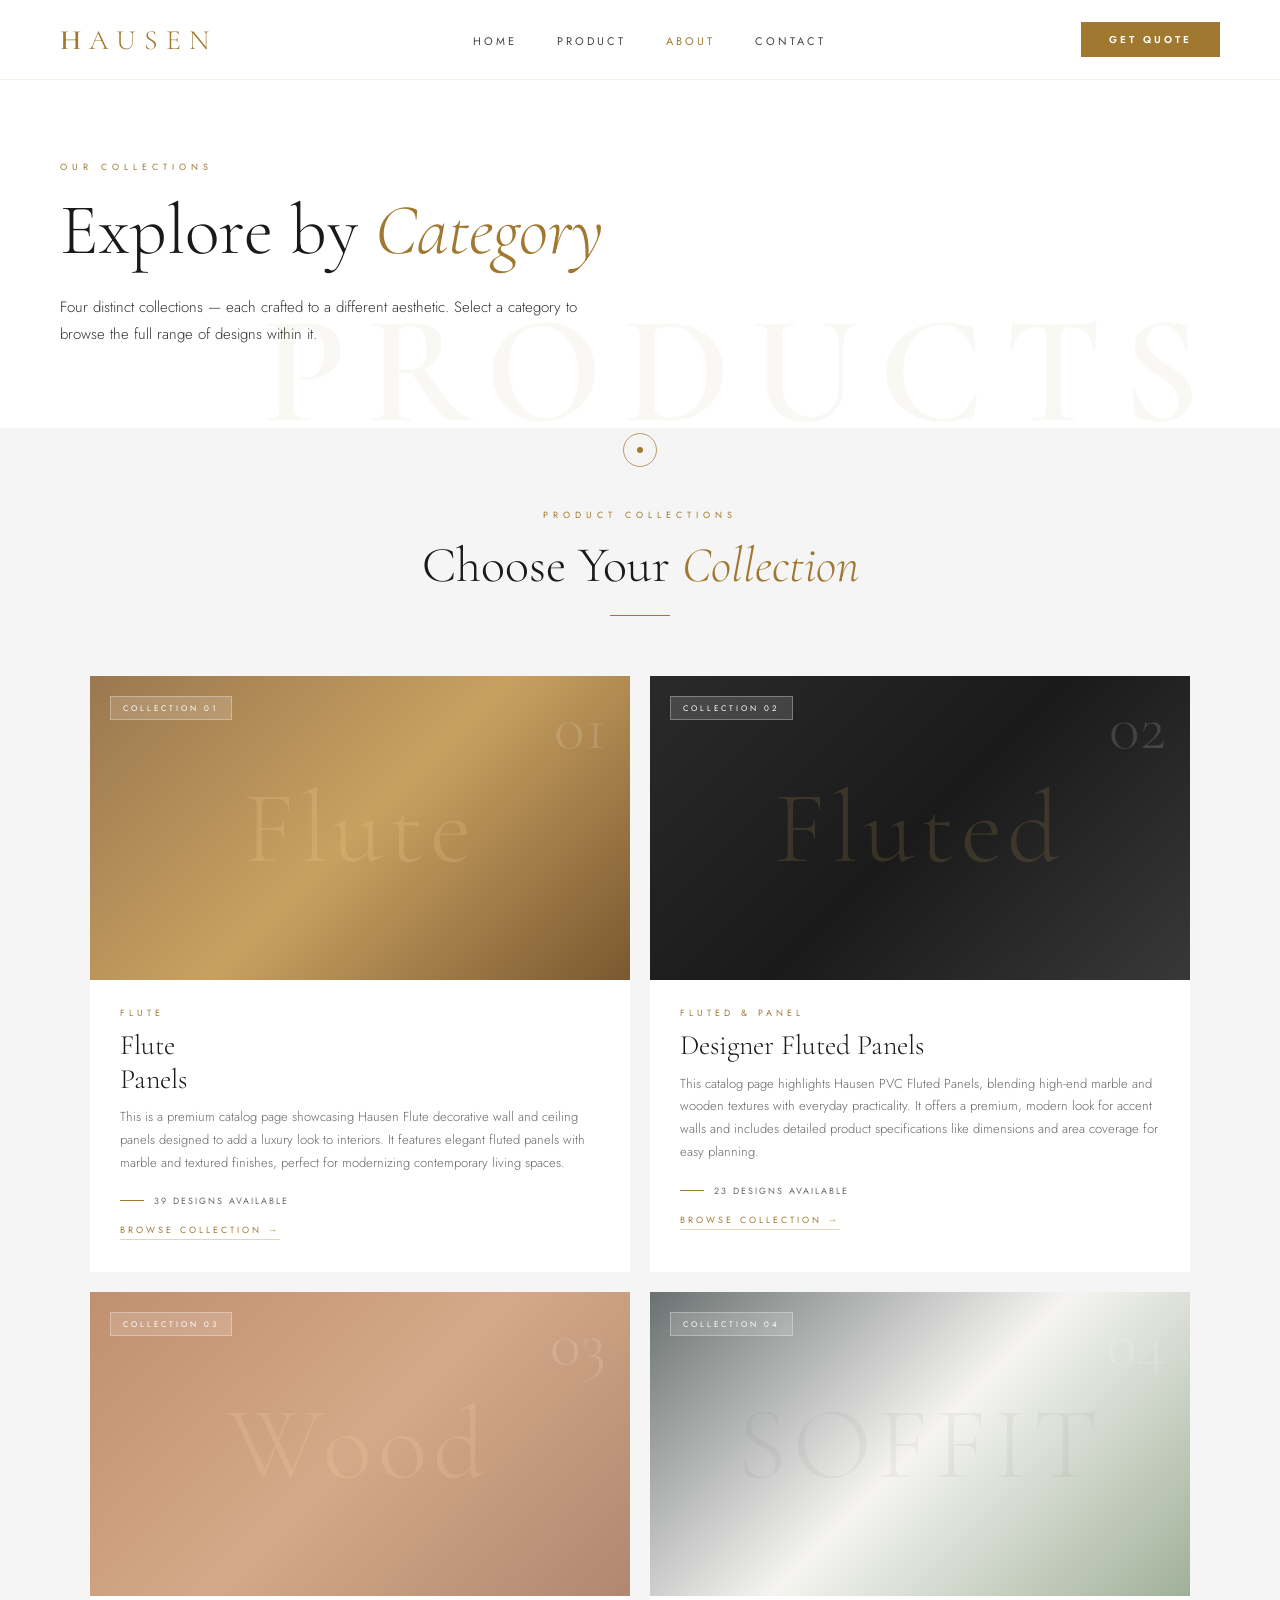
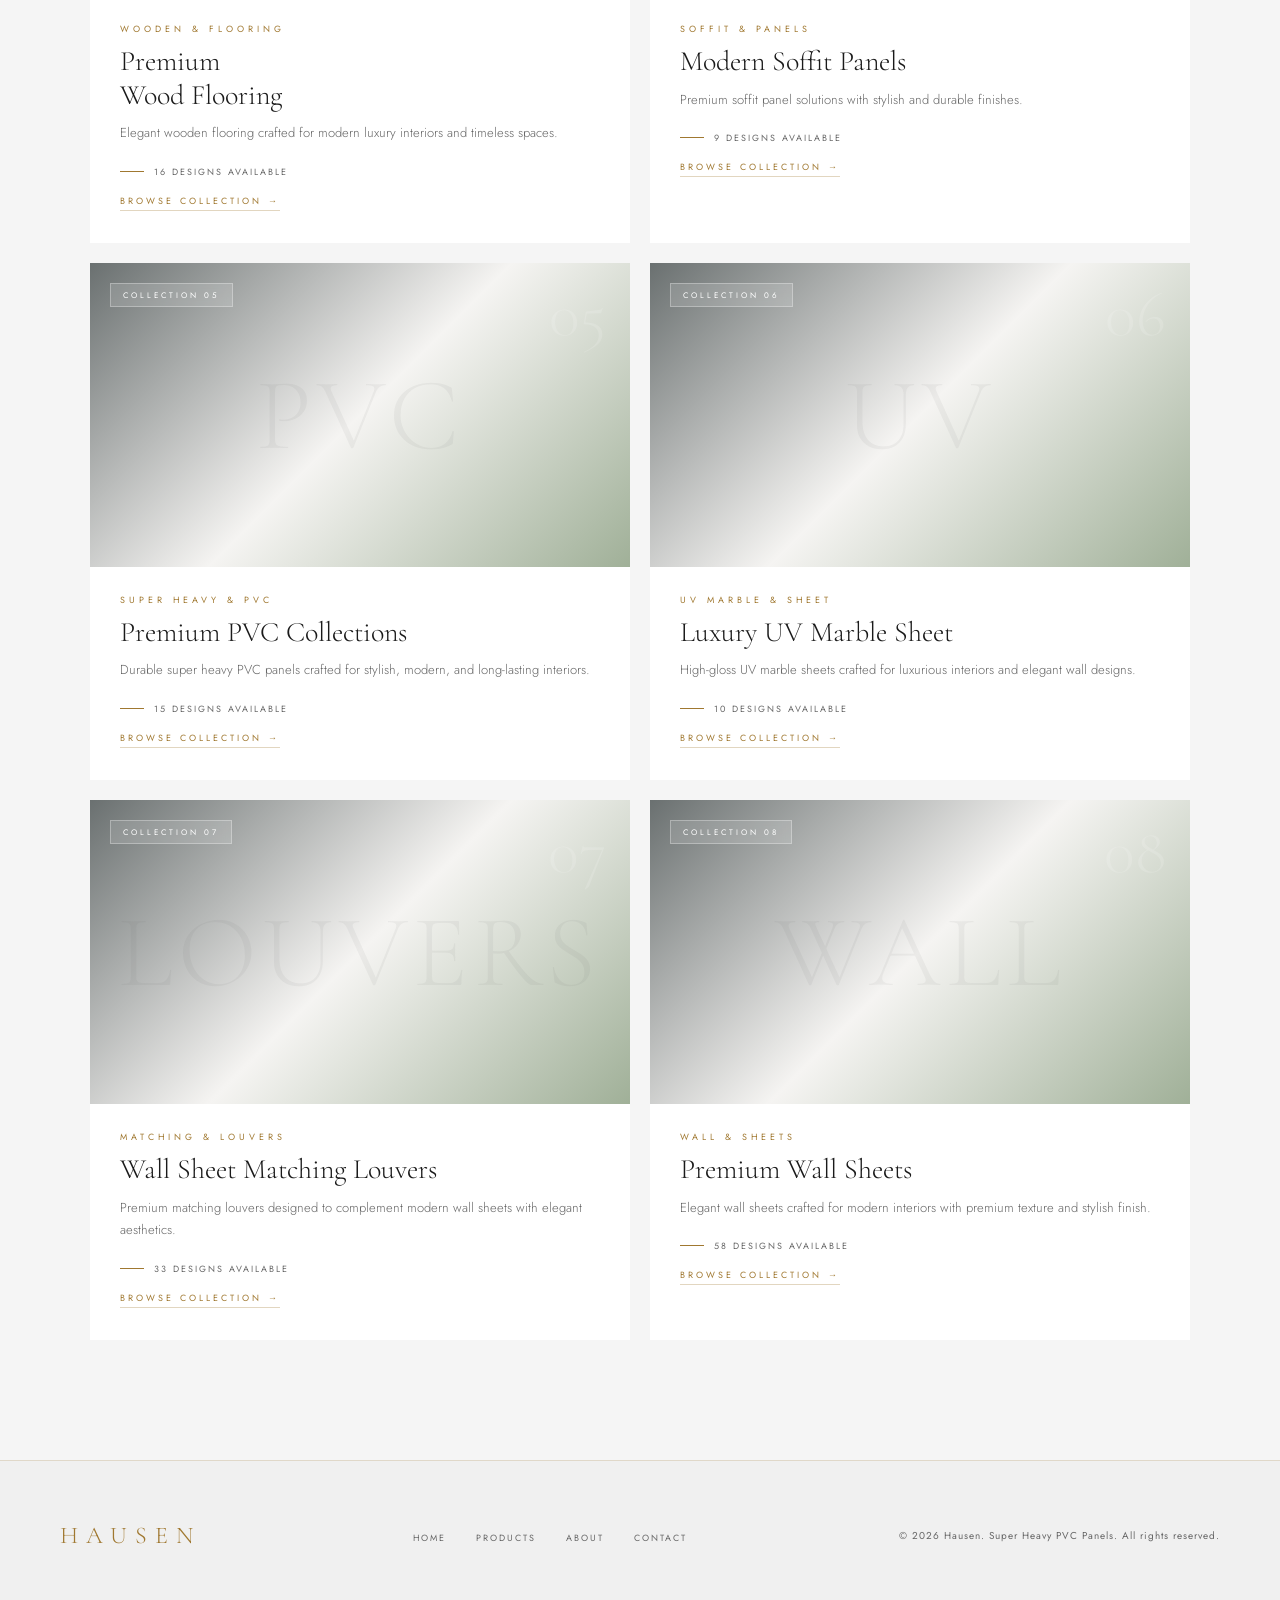
<file: product.html>
<!DOCTYPE html>
<html lang="en">
<head>
<meta charset="UTF-8">
<meta name="viewport" content="width=device-width, initial-scale=1.0">
<title>HAUSEN | Products — Choose Your Collection</title>
<meta name="description" content="Browse Hausen Super Heavy PVC Panel collections — Wood, Marble, Patterns, and Solid finishes.">
<link rel="stylesheet" href="../css/style.css">
<link href="https://fonts.googleapis.com/css2?family=Cormorant+Garamond:ital,wght@0,300;0,400;0,600;1,300;1,400&family=Jost:wght@200;300;400;500;600&display=swap" rel="stylesheet">
<style>
  .page-hero { padding: 160px 60px 80px; background: var(--dark); position: relative; overflow: hidden; }
  .page-hero::after { content: 'PRODUCTS'; position: absolute; right: 60px; bottom: -20px; font-family: 'Cormorant Garamond', serif; font-size: clamp(80px,12vw,160px); font-weight: 600; color: rgba(160,120,48,0.05); letter-spacing: 20px; line-height: 1; user-select: none; }
  .page-hero-tag { font-size: 9px; letter-spacing: 5px; text-transform: uppercase; color: var(--gold); display: block; margin-bottom: 18px; }
  .page-hero-title { font-family: 'Cormorant Garamond', serif; font-size: clamp(40px,6vw,72px); font-weight: 300; color: var(--cream); line-height: 1.1; max-width: 700px; }
  .page-hero-title em { font-style: italic; color: var(--gold); }
  .page-hero-desc { font-size: 15px; line-height: 1.8; color: var(--text-light); font-weight: 300; margin-top: 24px; max-width: 520px; }

  .categories-section { background: var(--dark-2); padding: 80px 60px 120px; }
  .cat-intro { text-align: center; margin-bottom: 60px; }
  .cat-intro-tag { font-size: 9px; letter-spacing: 5px; text-transform: uppercase; color: var(--gold); display: block; margin-bottom: 14px; }
  .cat-intro-title { font-family: 'Cormorant Garamond', serif; font-size: clamp(32px,4vw,50px); font-weight: 300; color: var(--cream); }
  .cat-intro-title em { font-style: italic; color: var(--gold); }
  .cat-intro-line { width: 60px; height: 1px; background: var(--gold); margin: 20px auto 0; }

  .categories-grid { display: grid; grid-template-columns: repeat(2, 1fr); gap: 20px; max-width: 1100px; margin: 0 auto; }

  .cat-card {
    display: block; text-decoration: none;
    background: #fff; overflow: hidden;
    position: relative;
    transition: transform 0.4s ease, box-shadow 0.4s ease;
  }
  .cat-card:hover { transform: translateY(-8px); box-shadow: 0 24px 70px rgba(160,120,48,0.18); }

  .cat-card-visual {
    aspect-ratio: 16/9;
    display: flex; align-items: center; justify-content: center;
    position: relative; overflow: hidden;
  }
  .cat-card-bg-text {
    font-family: 'Cormorant Garamond', serif;
    font-size: clamp(60px,8vw,110px);
    font-weight: 300; letter-spacing: 6px;
    opacity: 0.18; position: absolute;
    transition: transform 0.6s ease, opacity 0.4s;
    user-select: none;
  }
  .cat-card:hover .cat-card-bg-text { transform: scale(1.08); opacity: 0.28; }
  .cat-card-num {
    position: absolute; top: 20px; right: 24px;
    font-family: 'Cormorant Garamond', serif;
    font-size: 64px; font-weight: 300;
    color: rgba(255,255,255,0.15); line-height: 1;
  }
  .cat-card-badge {
    position: absolute; top: 20px; left: 20px;
    background: rgba(255,255,255,0.15);
    border: 1px solid rgba(255,255,255,0.3);
    color: #fff; font-size: 8px; letter-spacing: 3px;
    text-transform: uppercase; padding: 5px 12px;
    backdrop-filter: blur(4px);
  }
  .cat-card-arrow {
    position: absolute; bottom: 20px; right: 20px;
    width: 40px; height: 40px;
    border: 1px solid rgba(255,255,255,0.4);
    display: flex; align-items: center; justify-content: center;
    color: #fff; font-size: 18px;
    transition: all 0.3s;
    opacity: 0; transform: translateX(-6px);
  }
  .cat-card:hover .cat-card-arrow { opacity: 1; transform: translateX(0); background: rgba(255,255,255,0.15); }

  .cat-card-body { padding: 26px 30px 32px; }
  .cat-card-label { font-size: 9px; letter-spacing: 4px; text-transform: uppercase; color: var(--gold); margin-bottom: 10px; display: block; }
  .cat-card-title { font-family: 'Cormorant Garamond', serif; font-size: 28px; font-weight: 300; color: var(--cream); margin-bottom: 10px; line-height: 1.2; }
  .cat-card-desc { font-size: 13px; line-height: 1.75; color: var(--text-muted); font-weight: 300; margin-bottom: 20px; }
  .cat-card-count { font-size: 9px; letter-spacing: 2px; text-transform: uppercase; color: var(--text-muted); display: flex; align-items: center; gap: 10px; }
  .cat-card-count::before { content: ''; display: block; width: 24px; height: 1px; background: var(--gold); }
  .cat-card-cta {
    display: inline-flex; align-items: center; gap: 8px;
    margin-top: 16px;
    font-size: 9px; letter-spacing: 3px; text-transform: uppercase;
    color: var(--gold); border-bottom: 1px solid rgba(160,120,48,0.3);
    padding-bottom: 3px; transition: border-color 0.3s, gap 0.3s;
  }
  .cat-card:hover .cat-card-cta { gap: 14px; border-color: var(--gold); }

  /* Wood */
  .cat-card-wood .cat-card-visual { background: linear-gradient(135deg, #9a7850 0%, #c8a060 50%, #7a5830 100%); }
  .cat-card-wood .cat-card-bg-text { color: rgba(255,220,160,1); }
  /* Marble */
  .cat-card-marble .cat-card-visual { background: linear-gradient(135deg, #2a2a2a 0%, #1a1a1a 50%, #383838 100%); }
  .cat-card-marble .cat-card-bg-text { color: rgba(184,151,90,1); }
  /* Pattern */
  .cat-card-pattern .cat-card-visual { background: linear-gradient(135deg, #c09070 0%, #d4a888 50%, #b08870 100%); }
  .cat-card-pattern .cat-card-bg-text { color: rgba(255,220,170,1); }
  /* Solid */
  .cat-card-solid .cat-card-visual { background: linear-gradient(135deg, #6a7070 0%, #f5f4f2 50%, #a0b098 100%); }
  .cat-card-solid .cat-card-bg-text { color: rgba(100,100,100,0.4); }

  @media (max-width: 900px) {
    .categories-grid { grid-template-columns: 1fr; max-width: 500px; }
    .categories-section { padding: 50px 30px 80px; }
    .page-hero { padding: 130px 30px 70px; }
  }
  @media (max-width: 600px) {
    .page-hero { padding: 120px 20px 60px; }
    .categories-section { padding: 40px 20px 70px; }
    .cat-card-body { padding: 20px 22px 26px; }
  }
</style>
<link rel="stylesheet" href="/css/cursor.css">
</head>
<body>
<div id="cursor-dot"></div><div id="cursor-ring"></div>

  <nav>
    <a href="index.html" class="nav-logo"><span>H</span>AUSEN</a>
    <ul class="nav-links">
      <li><a href="index.html">Home</a></li>
      <li><a href="product.html">Product</a></li>
      <li><a href="about.html" style="color:var(--gold);">About</a></li>
      <li><a href="contact.html">Contact</a></li>
    </ul>
    <a href="contact.html" class="nav-cta">Get Quote</a>
  </nav>

<section class="page-hero">
  <span class="page-hero-tag">Our Collections</span>
  <h1 class="page-hero-title">Explore by <em>Category</em></h1>
  <p class="page-hero-desc">Four distinct collections — each crafted to a different aesthetic. Select a category to browse the full range of designs within it.</p>
</section>

  <!-- <div class="specs-strip">
    <div class="spec-item"><span class="spec-val">27+</span><span class="spec-key">Total Designs</span></div>
    <div class="spec-divider"></div>
    <div class="spec-item"><span class="spec-val">4</span><span class="spec-key">Collections</span></div>
    <div class="spec-divider"></div>
    <div class="spec-item"><span class="spec-val">5 mm</span><span class="spec-key">Thickness</span></div>
    <div class="spec-divider"></div>
    <div class="spec-item"><span class="spec-val">3050 mm</span><span class="spec-key">Panel Length</span></div>
    <div class="spec-divider"></div>
    <div class="spec-item"><span class="spec-val">23 kg</span><span class="spec-key">Per Box</span></div>
  </div> -->

<section class="categories-section">
  <div class="cat-intro reveal">
    <span class="cat-intro-tag">Product Collections</span>
    <h2 class="cat-intro-title">Choose Your <em>Collection</em></h2>
    <div class="cat-intro-line"></div>
  </div>

  
  <!-- Wood -->
  <div class="categories-grid">
    <a href="flute.html" class="cat-card cat-card-wood reveal">
      <div class="cat-card-visual">
        <div class="cat-card-bg-text">Flute</div>
        <div class="cat-card-num">01</div>
        <span class="cat-card-badge">Collection 01</span>
        <div class="cat-card-arrow">→</div>
      </div>
      <div class="cat-card-body">
        <span class="cat-card-label">Flute</span>
        <div class="cat-card-title">Flute<br>Panels</div>
        <p class="cat-card-desc">This is a premium catalog page showcasing Hausen Flute decorative wall and ceiling panels designed to add a luxury look to interiors. It features elegant fluted panels with marble and textured finishes, perfect for modernizing contemporary living spaces.</p>
        <div class="cat-card-count">39 Designs Available</div>
        <div class="cat-card-cta">Browse Collection →</div>
      </div>
    </a>

    <!-- Marble -->
    <a href="fluted_pvc.html" class="cat-card cat-card-marble reveal">
      <div class="cat-card-visual">
        <div class="cat-card-bg-text">Fluted</div>
        <div class="cat-card-num">02</div>
        <span class="cat-card-badge">Collection 02</span>
        <div class="cat-card-arrow">→</div>
      </div>
      <div class="cat-card-body">
        <span class="cat-card-label">Fluted &amp; Panel</span>
        <div class="cat-card-title">Designer  Fluted Panels</div>
        <p class="cat-card-desc">This catalog page highlights Hausen PVC Fluted Panels, blending high-end marble and wooden textures with everyday practicality. It offers a premium, modern look for accent walls and includes detailed product specifications like dimensions and area coverage for easy planning.</p>
        <div class="cat-card-count"> 23 Designs Available</div>
        <div class="cat-card-cta">Browse Collection →</div>
      </div>
    </a>

    <!-- Pattern -->
    <a href="hausenwoodenflooring.html" class="cat-card cat-card-pattern reveal">
      <div class="cat-card-visual">
        <div class="cat-card-bg-text">Wood</div>
        <div class="cat-card-num">03</div>
        <span class="cat-card-badge">Collection 03</span>
        <div class="cat-card-arrow">→</div>
      </div>
      <div class="cat-card-body">
        <span class="cat-card-label">wooden &amp; Flooring </span>
        <div class="cat-card-title">Premium<br>Wood Flooring</div>
        <p class="cat-card-desc">Elegant wooden flooring crafted for modern luxury interiors and timeless spaces.</p>
        <div class="cat-card-count">16 Designs Available</div>
        <div class="cat-card-cta">Browse Collection →</div>
      </div>
    </a>

    <!-- Solid -->
    <a href="soffitpanels.html" class="cat-card cat-card-solid reveal">
      <div class="cat-card-visual">
        <div class="cat-card-bg-text">SOFFIT</div>
        <div class="cat-card-num">04</div>
        <span class="cat-card-badge">Collection 04</span>
        <div class="cat-card-arrow">→</div>
      </div>
      <div class="cat-card-body">
        <span class="cat-card-label">Soffit &amp; Panels</span>
        <div class="cat-card-title">Modern  Soffit Panels</div>
        <p class="cat-card-desc">Premium soffit panel solutions with stylish and durable finishes.</p>
        <div class="cat-card-count">9 Designs Available</div>
        <div class="cat-card-cta">Browse Collection →</div>
      </div>
    </a>

        <!-- Solid -->
        <a href="superheavypvc.html" class="cat-card cat-card-solid reveal">
          <div class="cat-card-visual">
            <div class="cat-card-bg-text">PVC</div>
            <div class="cat-card-num">05</div>
            <span class="cat-card-badge">Collection 05</span>
            <div class="cat-card-arrow">→</div>
          </div>
          <div class="cat-card-body">
            <span class="cat-card-label">Super Heavy &amp; PVC</span>
            <div class="cat-card-title">Premium  PVC Collections</div>
            <p class="cat-card-desc"> Durable super heavy PVC panels crafted for stylish, modern, and long-lasting interiors.</p>
            <div class="cat-card-count">15 Designs Available</div>
            <div class="cat-card-cta">Browse Collection →</div>
          </div>
        </a>


        <a href="uvmarble.html" class="cat-card cat-card-solid reveal">
          <div class="cat-card-visual">
            <div class="cat-card-bg-text">UV</div>
            <div class="cat-card-num">06</div>
            <span class="cat-card-badge">Collection 06</span>
            <div class="cat-card-arrow">→</div>
          </div>
          <div class="cat-card-body">
            <span class="cat-card-label">UV Marble &amp; Sheet</span>
            <div class="cat-card-title">Luxury UV  Marble Sheet</div>
            <p class="cat-card-desc"> High-gloss UV marble sheets crafted for luxurious interiors and elegant wall designs.</p>
            <div class="cat-card-count">10 Designs Available</div>
            <div class="cat-card-cta">Browse Collection →</div>
          </div>
        </a>

        <!-- Solid -->
        <a href="wallsheetmatchinglouvers.html" class="cat-card cat-card-solid reveal">
          <div class="cat-card-visual">
            <div class="cat-card-bg-text">LOUVERS</div>
            <div class="cat-card-num">07</div>
            <span class="cat-card-badge">Collection 07</span>
            <div class="cat-card-arrow">→</div>
          </div>
          <div class="cat-card-body">
            <span class="cat-card-label">Matching &amp; Louvers</span>
            <div class="cat-card-title">Wall Sheet   Matching Louvers</div>
            <p class="cat-card-desc"> Premium matching louvers designed to complement modern wall sheets with elegant aesthetics.</p>
            <div class="cat-card-count">33 Designs Available</div>
            <div class="cat-card-cta">Browse Collection →</div>
          </div>
        </a>

            <!-- Solid -->
    <a href="wallsheets.html" class="cat-card cat-card-solid reveal">
      <div class="cat-card-visual">
        <div class="cat-card-bg-text">WALL</div>
        <div class="cat-card-num">08</div>
        <span class="cat-card-badge">Collection 08</span>
        <div class="cat-card-arrow">→</div>
      </div>
      <div class="cat-card-body">
        <span class="cat-card-label">Wall &amp; sheets</span>
        <div class="cat-card-title">Premium   Wall Sheets</div>
        <p class="cat-card-desc">Elegant wall sheets crafted for modern interiors with premium texture and stylish finish.</p>
        <div class="cat-card-count">58 Designs Available</div>
        <div class="cat-card-cta">Browse Collection →</div>
      </div>
    </a>

  </div>
</section>

<footer>
  <div class="footer-logo">HAUSEN</div>
  <ul class="footer-links">
    <li><a href="index.html">Home</a></li>
    <li><a href="product.html">Products</a></li>
    <li><a href="about.html">About</a></li>
    <li><a href="contact.html">Contact</a></li>
  </ul>
  <div class="footer-copy">© 2026 Hausen. Super Heavy PVC Panels. All rights reserved.</div>
</footer>
<button class="scroll-top" onclick="window.scrollTo({top:0,behavior:'smooth'})" title="Back to top">↑</button>
<script>
  const obs = new IntersectionObserver(e => e.forEach(x => { if(x.isIntersecting) x.target.classList.add('visible'); }), {threshold:0.08});
  document.querySelectorAll('.reveal').forEach(el => obs.observe(el));
  window.addEventListener('scroll', () => document.querySelector('.scroll-top').classList.toggle('show', window.scrollY > 300));
</script>
<script src="/js/cursor.js"></script>
</body>
</html>
</file>
<file: css/style.css>
:root {
    --gold: #a07830;
    --gold-light: #c09040;
    --dark: #ffffff;
    --dark-2: #f5f5f5;
    --dark-3: #efefef;
    --cream: #1a1a1a;
    --cream-2: #2a2a2a;
    --text-light: #333333;
    --text-muted: #666666;
  }

  * { margin: 0; padding: 0; box-sizing: border-box; }

  html { scroll-behavior: smooth; overflow-x: hidden; }

  body {
    font-family: 'Jost', sans-serif;
    background: var(--dark);
    color: var(--cream);
    overflow-x: hidden;
    width: 100%;
    max-width: 100vw;
  }

  /* ─── NAV ─────────────────────────────────── */
  nav {
    position: fixed; top: 0; left: 0; right: 0; z-index: 100;
    display: flex; align-items: center; justify-content: space-between;
    padding: 22px 60px;
    background: rgba(255,255,255,0.96);
    backdrop-filter: blur(12px);
    border-bottom: 1px solid rgba(184,151,90,0.15);
  }

  .nav-logo {
    font-family: 'Cormorant Garamond', serif;
    font-size: 28px; font-weight: 300; letter-spacing: 8px;
    color: var(--gold);
    text-transform: uppercase;
    text-decoration: none;
  }

  .nav-logo span { font-weight: 600; }

  .nav-links {
    display: flex; gap: 40px; list-style: none;
  }

  .nav-links a {
    color: #444444; text-decoration: none;
    font-size: 11px; letter-spacing: 3px; text-transform: uppercase;
    font-weight: 400;
    transition: color 0.3s;
  }

  .nav-links a:hover { color: var(--gold); }

  .nav-cta {
    background: var(--gold); color: #ffffff;
    border: none; padding: 10px 28px;
    font-family: 'Jost', sans-serif;
    font-size: 10px; letter-spacing: 3px; text-transform: uppercase;
    font-weight: 600; cursor: pointer;
    transition: background 0.3s;
    text-decoration: none;
  }

  .nav-cta:hover { background: var(--gold-light); }

  /* ─── HERO ─────────────────────────────────── */
  .hero {
    min-height: 100vh;
    background: var(--dark);
    display: flex; align-items: center;
    position: relative; overflow: hidden;
    padding: 120px 60px 80px;
  }

  .hero::before {
    content: '';
    position: absolute; top: 0; right: 0;
    width: 55%; height: 100%;
    background: linear-gradient(135deg, #fdf6ec 0%, #f5e8d0 40%, #fdf6ec 100%);
    clip-path: polygon(8% 0, 100% 0, 100% 100%, 0% 100%);
  }

  .hero-badge {
    display: inline-block;
    border: 1px solid var(--gold);
    color: var(--gold);
    font-size: 9px; letter-spacing: 4px;
    text-transform: uppercase; padding: 7px 20px;
    margin-bottom: 30px;
  }

  .hero-content { position: relative; z-index: 2; max-width: 560px; }

  .hero-title {
    font-family: 'Cormorant Garamond', serif;
    font-size: clamp(52px, 7vw, 88px);
    font-weight: 300; line-height: 1.0;
    margin-bottom: 12px;
    color: var(--cream);
  }

  .hero-title em {
    font-style: italic; color: var(--gold);
    display: block;
  }

  .hero-subtitle {
    font-size: 11px; letter-spacing: 4px; text-transform: uppercase;
    color: var(--text-muted); margin-bottom: 30px;
    font-weight: 300;
  }

  .hero-desc {
    font-size: 15px; line-height: 1.8;
    color: var(--text-light); max-width: 420px;
    font-weight: 300; margin-bottom: 50px;
  }

  .hero-stats {
    display: flex; gap: 50px; margin-bottom: 50px;
  }

  .stat-item { border-left: 2px solid var(--gold); padding-left: 18px; }

  .stat-num {
    font-family: 'Cormorant Garamond', serif;
    font-size: 36px; font-weight: 300; color: var(--gold);
    line-height: 1;
  }

  .stat-label {
    font-size: 9px; letter-spacing: 2px; text-transform: uppercase;
    color: var(--text-muted); margin-top: 4px;
  }

  .hero-btns { display: flex; gap: 20px; align-items: center; }

  .btn-primary {
    background: var(--gold); color: #ffffff;
    padding: 14px 38px; font-family: 'Jost', sans-serif;
    font-size: 10px; letter-spacing: 3px; text-transform: uppercase;
    font-weight: 600; cursor: pointer; border: none;
    text-decoration: none; display: inline-block;
    transition: background 0.3s, transform 0.2s;
  }

  .btn-primary:hover { background: var(--gold-light); transform: translateY(-2px); }

  .btn-outline {
    border: 1px solid var(--gold); color: var(--gold);
    padding: 13px 38px; font-family: 'Jost', sans-serif;
    font-size: 10px; letter-spacing: 3px; text-transform: uppercase;
    font-weight: 400; cursor: pointer; background: transparent;
    text-decoration: none; display: inline-block;
    transition: all 0.3s;
  }

  .btn-outline:hover { background: var(--gold); color: #ffffff; }

  .hero-visual {
    position: absolute; right: 0; top: 0;
    width: 52%; height: 100%;
    display: flex; align-items: center; justify-content: center;
    z-index: 1;
  }

  .hero-panels {
    display: grid; grid-template-columns: 1fr 1fr;
    gap: 12px; padding: 80px 60px 80px 30px;
    width: 100%;
  }

  .hero-panel-img {
    aspect-ratio: 3/4; overflow: hidden;
    position: relative;
  }

  .hero-panel-img img {
    width: 100%; height: 100%; object-fit: cover;
    transition: transform 0.6s ease;
  }

  .hero-panel-img:hover img { transform: scale(1.05); }

  .hero-panel-img:nth-child(1) { margin-top: 40px; }
  .hero-panel-img:nth-child(2) { margin-top: -40px; }

  /* ─── SPECS STRIP ──────────────────────────── */
  .specs-strip {
    background: var(--gold);
    padding: 22px 60px;
    display: flex; justify-content: space-between; align-items: center;
    flex-wrap: wrap; gap: 20px;
  }

  .spec-item { text-align: center; }

  .spec-val {
    font-family: 'Cormorant Garamond', serif;
    font-size: 22px; font-weight: 600;
    color: var(--dark); display: block;
  }

  .spec-key {
    font-size: 9px; letter-spacing: 2px; text-transform: uppercase;
    color: rgba(14,14,14,0.65); font-weight: 500;
  }

  .spec-divider {
    width: 1px; height: 40px;
    background: rgba(14,14,14,0.2);
  }

  /* ─── SECTION HEADERS ──────────────────────── */
  .section-header {
    text-align: center; padding: 90px 60px 60px;
  }

  .section-tag {
    font-size: 9px; letter-spacing: 5px; text-transform: uppercase;
    color: var(--gold); display: block; margin-bottom: 18px;
  }

  .section-title {
    font-family: 'Cormorant Garamond', serif;
    font-size: clamp(36px, 5vw, 58px);
    font-weight: 300; color: var(--cream);
    line-height: 1.1;
  }

  .section-title em { font-style: italic; color: var(--gold); }

  .section-line {
    width: 60px; height: 1px; background: var(--gold);
    margin: 24px auto 0;
  }

  /* ─── PRODUCTS GRID ────────────────────────── */
  .products-section {
    background: var(--dark-2);
    padding: 0 60px 100px;
  }

  /* Category tabs */
  .category-tabs {
    display: flex; justify-content: center;
    gap: 0; margin-bottom: 60px;
    border: 1px solid rgba(184,151,90,0.2);
    overflow: hidden; width: fit-content; margin-left: auto; margin-right: auto;
  }

  .tab-btn {
    padding: 12px 28px; background: transparent;
    border: none; color: var(--text-muted);
    font-family: 'Jost', sans-serif;
    font-size: 9px; letter-spacing: 3px; text-transform: uppercase;
    cursor: pointer; transition: all 0.3s;
    border-right: 1px solid rgba(184,151,90,0.2);
  }

  .tab-btn:last-child { border-right: none; }

  .tab-btn.active {
    background: var(--gold); color: #ffffff; font-weight: 600;
  }

  .tab-btn:not(.active):hover {
    background: rgba(184,151,90,0.1); color: var(--gold);
  }

  /* Grid */
  .products-grid {
    display: grid;
    grid-template-columns: repeat(3, 1fr);
    gap: 2px;
  }

  .product-card {
    background: #f8f8f8;
    position: relative; overflow: hidden;
    cursor: pointer;
    transition: transform 0.4s ease;
  }

  .product-card:hover { transform: scale(1.01); z-index: 2; }

  .product-img-wrap {
    position: relative; overflow: hidden;
    aspect-ratio: 4/5;
  }

  .product-img-wrap img {
    width: 100%; height: 100%; object-fit: cover;
    transition: transform 0.6s ease, filter 0.4s ease;
    filter: brightness(0.92);
  }

  .product-card:hover .product-img-wrap img {
    transform: scale(1.06);
    filter: brightness(1);
  }

  .product-overlay {
    position: absolute; inset: 0;
    background: linear-gradient(to top, rgba(255,255,255,0.97) 0%, rgba(255,255,255,0.5) 50%, transparent 100%);
    display: flex; flex-direction: column; justify-content: flex-end;
    padding: 28px;
  }

  .product-code {
    font-size: 9px; letter-spacing: 3px; text-transform: uppercase;
    color: var(--gold); margin-bottom: 6px;
  }

  .product-name {
    font-family: 'Cormorant Garamond', serif;
    font-size: 20px; font-weight: 400; color: #111111;
    margin-bottom: 14px; line-height: 1.2;
  }

  .product-specs-mini {
    display: flex; gap: 16px;
    opacity: 0; transform: translateY(10px);
    transition: opacity 0.4s, transform 0.4s;
  }

  .product-card:hover .product-specs-mini {
    opacity: 1; transform: translateY(0);
  }

  .mini-spec {
    font-size: 9px; letter-spacing: 1px;
    color: var(--text-muted); text-transform: uppercase;
  }

  .mini-spec span { color: var(--gold); display: block; font-size: 12px; letter-spacing: 0; }

  .product-tag {
    position: absolute; top: 18px; right: 18px;
    background: var(--gold); color: var(--dark);
    font-size: 8px; letter-spacing: 2px; text-transform: uppercase;
    padding: 5px 10px; font-weight: 600;
  }

  /* ─── FEATURED PRODUCT ─────────────────────── */
  .featured-section {
    background: var(--dark);
    padding: 100px 60px;
  }

  .featured-inner {
    display: grid; grid-template-columns: 1fr 1fr;
    gap: 80px; align-items: center;
    max-width: 1200px; margin: 0 auto;
  }

  .featured-img-stack { position: relative; }

  .featured-main-img {
    width: 100%; aspect-ratio: 3/4; object-fit: cover;
  }

  .featured-accent-img {
    position: absolute; bottom: -30px; right: -30px;
    width: 45%; aspect-ratio: 1; object-fit: cover;
    border: 4px solid var(--dark);
  }

  .featured-label {
    font-size: 9px; letter-spacing: 5px; text-transform: uppercase;
    color: var(--gold); display: block; margin-bottom: 20px;
  }

  .featured-title {
    font-family: 'Cormorant Garamond', serif;
    font-size: 48px; font-weight: 300;
    line-height: 1.1; margin-bottom: 30px;
    color: var(--cream);
  }

  .featured-desc {
    font-size: 15px; line-height: 1.9;
    color: var(--text-light); margin-bottom: 40px; font-weight: 300;
  }

  .specs-table {
    border: 1px solid rgba(184,151,90,0.15);
    overflow: hidden; margin-bottom: 40px;
  }

  .specs-row {
    display: grid; grid-template-columns: 1fr 1fr;
    border-bottom: 1px solid rgba(184,151,90,0.1);
  }

  .specs-row:last-child { border-bottom: none; }

  .specs-key {
    padding: 14px 20px;
    font-size: 10px; letter-spacing: 2px; text-transform: uppercase;
    color: var(--text-muted); font-weight: 400;
    border-right: 1px solid rgba(184,151,90,0.1);
    background: rgba(160,120,48,0.06);
  }

  .specs-val {
    padding: 14px 20px;
    font-size: 14px; color: var(--cream);
    font-weight: 300;
  }

  /* ─── PROFILES SECTION ─────────────────────── */
  .profiles-section {
    background: var(--dark-3);
    padding: 100px 60px;
  }

  .profiles-grid {
    display: grid; grid-template-columns: 1fr 1fr;
    gap: 2px; margin-top: 60px;
  }

  .profile-card {
    background: #f2f2f2;
    display: grid; grid-template-columns: 1fr 1fr;
    overflow: hidden;
  }

  .profile-img {
    aspect-ratio: 4/3; object-fit: cover;
    width: 100%; height: 100%;
    display: block;
    filter: brightness(0.85) contrast(1.1);
  }

  .profile-info {
    padding: 40px 36px;
    display: flex; flex-direction: column; justify-content: center;
  }

  .profile-icon {
    font-size: 38px; font-weight: 200;
    color: var(--gold); margin-bottom: 16px;
    font-family: 'Cormorant Garamond', serif;
    letter-spacing: 2px;
  }

  .profile-name {
    font-size: 11px; letter-spacing: 4px; text-transform: uppercase;
    color: var(--gold); margin-bottom: 12px;
  }

  .profile-title {
    font-family: 'Cormorant Garamond', serif;
    font-size: 28px; font-weight: 300;
    color: var(--cream); margin-bottom: 16px; line-height: 1.2;
  }

  .profile-desc {
    font-size: 13px; line-height: 1.8;
    color: var(--text-muted); font-weight: 300;
  }

  /* ─── WHY CHOOSE ───────────────────────────── */
  .why-section {
    background: var(--dark);
    padding: 100px 60px;
  }

  .why-grid {
    display: grid; grid-template-columns: repeat(4, 1fr);
    gap: 1px; margin-top: 60px;
    border: 1px solid rgba(184,151,90,0.1);
  }

  .why-card {
    padding: 50px 36px;
    background: #f8f8f8;
    border-right: 1px solid rgba(184,151,90,0.08);
    transition: background 0.3s;
  }

  .why-card:last-child { border-right: none; }
  .why-card:hover { background: rgba(184,151,90,0.05); }

  .why-num {
    font-family: 'Cormorant Garamond', serif;
    font-size: 56px; font-weight: 300;
    color: rgba(184,151,90,0.2); line-height: 1;
    margin-bottom: 20px;
  }

  .why-title {
    font-size: 11px; letter-spacing: 3px; text-transform: uppercase;
    color: var(--gold); margin-bottom: 14px; font-weight: 500;
  }

  .why-desc {
    font-size: 13px; line-height: 1.8;
    color: var(--text-muted); font-weight: 300;
  }

  /* ─── CONTACT ──────────────────────────────── */
  .contact-section {
    background: var(--dark-3);
    padding: 100px 60px;
  }

  .contact-inner {
    display: grid; grid-template-columns: 1fr 1fr;
    gap: 80px; align-items: start;
    max-width: 1100px; margin: 0 auto;
  }

  .contact-title {
    font-family: 'Cormorant Garamond', serif;
    font-size: clamp(36px, 4vw, 52px);
    font-weight: 300; color: var(--cream);
    line-height: 1.1; margin-bottom: 24px;
  }

  .contact-title em { font-style: italic; color: var(--gold); }

  .contact-desc {
    font-size: 15px; line-height: 1.8;
    color: var(--text-light); font-weight: 300;
    margin-bottom: 40px;
  }

  .contact-info-item {
    display: flex; gap: 16px; align-items: flex-start;
    margin-bottom: 24px;
  }

  .contact-icon {
    width: 40px; height: 40px;
    border: 1px solid var(--gold);
    display: flex; align-items: center; justify-content: center;
    flex-shrink: 0; font-size: 14px;
  }

  .contact-info-text { font-size: 13px; color: var(--text-light); line-height: 1.6; }

  .contact-info-label {
    font-size: 9px; letter-spacing: 2px; text-transform: uppercase;
    color: var(--gold); display: block; margin-bottom: 4px;
  }

  .contact-form { display: flex; flex-direction: column; gap: 16px; }

  .form-group { display: flex; flex-direction: column; gap: 8px; }

  .form-label {
    font-size: 9px; letter-spacing: 2px; text-transform: uppercase;
    color: var(--text-muted);
  }

  .form-input, .form-textarea {
    background: #f5f5f5;
    border: 1px solid rgba(184,151,90,0.15);
    color: #1a1a1a; padding: 14px 18px;
    font-family: 'Jost', sans-serif; font-size: 14px;
    font-weight: 300; outline: none;
    transition: border-color 0.3s;
  }

  .form-input:focus, .form-textarea:focus {
    border-color: var(--gold);
  }

  .form-textarea { resize: vertical; min-height: 130px; }

  .form-row { display: grid; grid-template-columns: 1fr 1fr; gap: 16px; }

  /* ─── FOOTER ───────────────────────────────── */
  footer {
    background: #f0f0f0;
    border-top: 1px solid rgba(160,120,48,0.2);
    padding: 60px;
    display: flex; justify-content: space-between;
    align-items: center; flex-wrap: wrap; gap: 24px;
  }

  .footer-logo {
    font-family: 'Cormorant Garamond', serif;
    font-size: 24px; font-weight: 300; letter-spacing: 8px;
    color: var(--gold); text-transform: uppercase;
  }

  .footer-copy {
    font-size: 10px; letter-spacing: 1px;
    color: var(--text-muted);
  }

  .footer-links {
    display: flex; gap: 30px; list-style: none;
  }

  .footer-links a {
    font-size: 9px; letter-spacing: 2px; text-transform: uppercase;
    color: var(--text-muted); text-decoration: none;
    transition: color 0.3s;
  }

  .footer-links a:hover { color: var(--gold); }

  /* ─── LIGHTBOX ─────────────────────────────── */
  .lightbox {
    display: none; position: fixed; inset: 0; z-index: 999;
    background: rgba(255,255,255,0.97);
    align-items: center; justify-content: center;
    padding: 40px;
  }

  .lightbox.open { display: flex; }

  .lightbox-content {
    background: #ffffff;
    max-width: 900px; width: 100%;
    display: grid; grid-template-columns: 1fr 1fr;
    overflow: hidden; position: relative;
    animation: lightboxIn 0.3s ease;
  }

  @keyframes lightboxIn {
    from { opacity: 0; transform: scale(0.96); }
    to { opacity: 1; transform: scale(1); }
  }

  .lightbox-img {
    aspect-ratio: 3/4; object-fit: cover; width: 100%;
  }

  .lightbox-info {
    padding: 50px 44px;
    display: flex; flex-direction: column; justify-content: center;
  }

  .lightbox-code {
    font-size: 9px; letter-spacing: 4px; text-transform: uppercase;
    color: var(--gold); margin-bottom: 10px;
  }

  .lightbox-title {
    font-family: 'Cormorant Garamond', serif;
    font-size: 36px; font-weight: 300;
    color: var(--cream); margin-bottom: 30px;
  }

  .lightbox-close {
    position: absolute; top: 20px; right: 20px;
    background: none; border: none; color: var(--text-muted);
    font-size: 22px; cursor: pointer; line-height: 1;
    transition: color 0.3s;
  }

  .lightbox-close:hover { color: var(--gold); }

  /* ─── ANIMATIONS ───────────────────────────── */
  .reveal {
    opacity: 0; transform: translateY(30px);
    transition: opacity 0.8s ease, transform 0.8s ease;
  }

  .reveal.visible { opacity: 1; transform: translateY(0); }

  /* ─── SCROLL TOP ───────────────────────────── */
  .scroll-top {
    position: fixed; bottom: 30px; right: 30px;
    width: 46px; height: 46px;
    background: var(--gold); color: #ffffff;
    border: none; cursor: pointer;
    font-size: 18px; display: none;
    align-items: center; justify-content: center;
    transition: background 0.3s, transform 0.2s;
    z-index: 50;
  }

  .scroll-top.show { display: flex; }
  .scroll-top:hover { background: var(--gold-light); transform: translateY(-3px); }

  /* ─── RESPONSIVE ───────────────────────────── */
  /* ─── TABLET ────────────────────────────────── */
  @media (max-width: 1024px) {
    nav { padding: 18px 30px; }
    .nav-links { display: none; }
    .hero { padding: 120px 30px 60px; }
    .hero-visual { display: none; }
    .hero::before { display: none; }
    .products-section { padding: 0 30px 80px; }
    .products-grid { grid-template-columns: repeat(2, 1fr); }
    .why-grid { grid-template-columns: repeat(2, 1fr); }
    .contact-inner { grid-template-columns: 1fr; gap: 50px; }
    .featured-inner { grid-template-columns: 1fr; }
    .profiles-grid { grid-template-columns: 1fr; }
    .featured-section { padding: 60px 30px; }
    .why-section { padding: 60px 30px; }
    .contact-section { padding: 60px 30px; }
    .profiles-section { padding: 60px 30px; }
  }

  /* ─── MOBILE ────────────────────────────────── */
  @media (max-width: 768px) {
    body { overflow-x: hidden; }
    * { box-sizing: border-box; }
    nav { padding: 16px 20px; }
    .nav-cta { padding: 10px 16px; font-size: 9px; }
    .hero { padding: 100px 20px 50px; min-height: auto; }
    .hero-title { font-size: clamp(36px, 10vw, 70px); }
    .hero-subtitle { font-size: 11px; }
    .hero-desc { font-size: 14px; max-width: 100%; }
    .hero-stats { gap: 24px; flex-wrap: wrap; }
    .hero-btns { flex-direction: column; gap: 12px; }
    .hero-btns a { text-align: center; width: 100%; }
    .btn-primary, .btn-outline { padding: 14px 24px; font-size: 10px; }
    .specs-strip { flex-direction: row; flex-wrap: wrap; padding: 20px; gap: 0; }
    .spec-item { width: 50%; padding: 14px 12px; border-bottom: 1px solid rgba(184,151,90,0.1); }
    .spec-divider { display: none; }
    .spec-val { font-size: 18px; }
    .spec-key { font-size: 9px; }
    .section-header { padding: 50px 20px 30px; }
    .section-title { font-size: clamp(28px, 8vw, 50px); }
    .products-section { padding: 0 20px 60px; }
    .tab-bar { gap: 8px; flex-wrap: wrap; justify-content: center; padding: 0 10px 30px; }
    .tab-btn { font-size: 9px; padding: 8px 14px; }
    .products-grid { grid-template-columns: 1fr 1fr; gap: 12px; }
    .why-section { padding: 50px 20px; }
    .why-grid { grid-template-columns: 1fr 1fr; gap: 16px; }
    .why-card { padding: 20px 16px; }
    .featured-section { padding: 50px 20px; }
    .featured-inner { grid-template-columns: 1fr; gap: 30px; }
    .featured-title { font-size: clamp(26px, 7vw, 40px); }
    .profiles-section { padding: 50px 20px; }
    .profiles-grid { grid-template-columns: 1fr 1fr; gap: 16px; }
    .contact-section { padding: 50px 20px; }
    .contact-inner { grid-template-columns: 1fr; gap: 30px; }
    .contact-title { font-size: clamp(26px, 7vw, 40px); }
    .contact-icon { width: 44px; height: 44px; flex-shrink: 0; }
    .form-row { grid-template-columns: 1fr; }
    .quick-btns-row { grid-template-columns: 1fr; }
    footer { flex-direction: column; text-align: center; padding: 30px 20px; gap: 20px; }
    .footer-links { gap: 16px; flex-wrap: wrap; justify-content: center; }
    .lightbox-content { grid-template-columns: 1fr; max-width: 95vw; }
    .lightbox-img { height: 220px; }
    .lightbox-info { padding: 20px; }
    .scroll-top { bottom: 16px; right: 16px; width: 40px; height: 40px; font-size: 16px; }
  }

  /* ─── SMALL MOBILE ──────────────────────────── */
  @media (max-width: 480px) {
    .hero { padding: 90px 16px 40px; }
    .stat-num { font-size: 28px; }
    .products-grid { grid-template-columns: 1fr; }
    .why-grid { grid-template-columns: 1fr; }
    .profiles-grid { grid-template-columns: 1fr; }
    .spec-item { width: 50%; }
    .products-section { padding: 0 16px 50px; }
    .why-section, .featured-section, .profiles-section, .contact-section { padding: 40px 16px; }
    .section-header { padding: 40px 16px 24px; }
  }

  /* ─── CATALOG SECTION ──────────────────────── */
  .catalog-section {
    background: var(--dark);
    padding: 0 60px 100px;
  }

  .catalog-list {
    display: flex;
    flex-direction: column;
    gap: 2px;
    margin-top: 60px;
  }

  .cat-row {
    display: grid;
    grid-template-columns: 340px 1fr;
    gap: 0;
    background: var(--dark-2);
    overflow: hidden;
    border: 1px solid rgba(184,151,90,0.1);
    transition: box-shadow 0.3s;
  }

  .cat-row:hover {
    box-shadow: 0 8px 40px rgba(160,120,48,0.12);
  }

  .cat-img-wrap {
    overflow: hidden;
    aspect-ratio: 3/4;
    background: #f0ede8;
    flex-shrink: 0;
  }

  .cat-img-wrap img {
    width: 100%;
    height: 100%;
    object-fit: cover;
    transition: transform 0.5s ease;
    display: block;
  }

  .cat-row:hover .cat-img-wrap img {
    transform: scale(1.04);
  }

  .cat-info {
    padding: 48px 56px;
    display: flex;
    flex-direction: column;
    justify-content: center;
  }

  .cat-code {
    font-size: 9px;
    letter-spacing: 4px;
    text-transform: uppercase;
    color: var(--gold);
    margin-bottom: 10px;
    font-weight: 500;
  }

  .cat-name {
    font-family: 'Cormorant Garamond', serif;
    font-size: 36px;
    font-weight: 300;
    color: var(--cream);
    margin-bottom: 16px;
    line-height: 1.1;
  }

  .cat-desc {
    font-size: 14px;
    line-height: 1.8;
    color: var(--text-muted);
    font-weight: 300;
    margin-bottom: 28px;
    max-width: 480px;
  }

  .cat-divider {
    width: 40px;
    height: 1px;
    background: var(--gold);
    margin-bottom: 20px;
  }

  .cat-details-label {
    font-size: 9px;
    letter-spacing: 3px;
    text-transform: uppercase;
    color: var(--text-muted);
    margin-bottom: 16px;
    font-weight: 500;
  }

  .cat-specs {
    border: 1px solid rgba(184,151,90,0.15);
    overflow: hidden;
    margin-bottom: 28px;
    max-width: 480px;
  }

  .cat-spec-row {
    display: grid;
    grid-template-columns: 160px 1fr;
    border-bottom: 1px solid rgba(184,151,90,0.08);
  }

  .cat-spec-row:last-child { border-bottom: none; }

  .cat-spec-key {
    padding: 10px 16px;
    font-size: 10px;
    letter-spacing: 1px;
    text-transform: uppercase;
    color: var(--text-muted);
    background: rgba(160,120,48,0.05);
    border-right: 1px solid rgba(184,151,90,0.08);
    font-weight: 400;
  }

  .cat-spec-val {
    padding: 10px 16px;
    font-size: 13px;
    color: var(--cream);
    font-weight: 300;
  }

  .cat-btn {
    width: fit-content;
    display: inline-block;
  }

  @media (max-width: 900px) {
    .catalog-section { padding: 0 20px 60px; }
    .cat-row { grid-template-columns: 200px 1fr; }
    .cat-info { padding: 24px; }
    .cat-name { font-size: 24px; }
    .cat-desc { font-size: 13px; }
  }

  @media (max-width: 600px) {
    .catalog-section { padding: 0 16px 50px; }
    .cat-row { grid-template-columns: 1fr; }
    .cat-img-wrap { aspect-ratio: 16/9; }
    .cat-info { padding: 20px 16px; }
    .cat-name { font-size: 22px; }
    .cat-specs { max-width: 100%; }
    .cat-spec-row { grid-template-columns: 110px 1fr; }
    .cat-spec-key, .cat-spec-val { padding: 8px 12px; font-size: 11px; }
  }


  /* ─── INSPIRATION SLIDER ───────────────────── */
  .inspiration-section {
    background: var(--dark);
    padding: 100px 0 0 0;
    overflow: hidden;
  }

  .ins-header {
    display: grid;
    grid-template-columns: 1fr 1fr;
    gap: 60px;
    align-items: flex-end;
    padding: 0 60px 60px;
  }

  .ins-intro {
    font-size: 15px;
    line-height: 1.8;
    color: var(--text-muted);
    font-weight: 300;
    max-width: 420px;
    padding-bottom: 8px;
  }

  .ins-slider-wrap {
    position: relative;
    width: 100%;
    overflow: hidden;
  }

  .ins-slider {
    display: flex;
    width: 100%;
    transition: none;
    position: relative;
  }

  .ins-slide {
    min-width: 100%;
    position: relative;
    aspect-ratio: 16/9;
    overflow: hidden;
    display: none;
  }

  .ins-slide.active {
    display: block;
  }

  .ins-slide img {
    width: 100%;
    height: 100%;
    object-fit: cover;
    display: block;
    transition: transform 0.8s ease;
  }

  .ins-slide.active img {
    animation: zoomIn 6s ease forwards;
  }

  @keyframes zoomIn {
    from { transform: scale(1.05); }
    to   { transform: scale(1); }
  }

  .ins-slide-overlay {
    position: absolute;
    inset: 0;
    background: linear-gradient(to top, rgba(0,0,0,0.45) 0%, transparent 60%);
    display: flex;
    align-items: flex-end;
    padding: 40px 60px;
  }

  .ins-label {
    display: flex;
    align-items: center;
    gap: 16px;
  }

  .ins-dash {
    color: var(--gold);
    font-size: 20px;
    line-height: 1;
  }

  .ins-sublabel {
    font-family: 'Jost', sans-serif;
    font-size: 11px;
    letter-spacing: 4px;
    text-transform: uppercase;
    color: rgba(255,255,255,0.9);
    font-weight: 400;
  }

  .ins-counter {
    position: absolute;
    top: 24px;
    right: 60px;
    font-family: 'Cormorant Garamond', serif;
    font-size: 18px;
    color: rgba(255,255,255,0.8);
    letter-spacing: 2px;
    z-index: 10;
  }

  .ins-cur { color: #ffffff; font-weight: 400; }
  .ins-sep { color: rgba(255,255,255,0.4); }
  .ins-tot { color: rgba(255,255,255,0.5); }

  .ins-arrow {
    position: absolute;
    top: 50%;
    transform: translateY(-50%);
    background: rgba(255,255,255,0.15);
    backdrop-filter: blur(8px);
    border: 1px solid rgba(255,255,255,0.25);
    color: #ffffff;
    width: 52px; height: 52px;
    display: flex; align-items: center; justify-content: center;
    font-size: 18px;
    cursor: pointer;
    z-index: 10;
    transition: background 0.3s;
  }

  .ins-arrow:hover { background: var(--gold); border-color: var(--gold); }

  .ins-prev { left: 24px; }
  .ins-next { right: 24px; }

  .ins-dots {
    position: absolute;
    bottom: 20px;
    left: 50%;
    transform: translateX(-50%);
    display: flex;
    gap: 8px;
    z-index: 10;
  }

  .ins-dot {
    width: 28px; height: 4px;
    background: rgba(255,255,255,0.35);
    border: none;
    cursor: pointer;
    transition: background 0.3s, width 0.3s;
    padding: 0;
  }

  .ins-dot.active {
    background: var(--gold);
    width: 48px;
  }

  @media (max-width: 768px) {
    .ins-header { grid-template-columns: 1fr; gap: 20px; padding: 0 30px 40px; }
    .ins-slide { aspect-ratio: 4/3; }
    .ins-slide-overlay { padding: 24px 30px; }
    .ins-arrow { width: 40px; height: 40px; font-size: 14px; }
    .ins-prev { left: 12px; }
    .ins-next { right: 12px; }
    .ins-counter { right: 30px; font-size: 14px; }
    .inspiration-section { padding-top: 60px; }
  }


  /* ─── QUICK CONTACT BUTTONS ────────────────── */
  .quick-btns {
    display: flex; flex-direction: column;
    gap: 12px; margin-bottom: 36px;
  }

  .quick-btn {
    display: block; text-align: center;
    padding: 14px 28px;
    font-family: 'Jost', sans-serif;
    font-size: 10px; letter-spacing: 3px;
    text-transform: uppercase; font-weight: 600;
    text-decoration: none;
    transition: all 0.3s;
    cursor: pointer;
  }

  .quick-btn-wa {
    background: var(--gold); color: #ffffff;
  }
  .quick-btn-wa:hover { background: var(--gold-light); }

  .quick-btns-row {
    display: grid; grid-template-columns: 1fr 1fr; gap: 12px;
  }

  .quick-btn-outline {
    border: 1px solid rgba(160,120,48,0.4);
    color: var(--cream);
    background: transparent;
  }
  .quick-btn-outline:hover {
    border-color: var(--gold); color: var(--gold);
    background: rgba(160,120,48,0.05);
  }





/* ═══ SCROLL PROGRESS BAR ═════════════════════════════════════════════ */
#scroll-bar {
  position: fixed;
  top: 0; left: 0;
  height: 2px; width: 0%;
  background: linear-gradient(90deg, #a07830, #e8c96a, #a07830);
  background-size: 200% 100%;
  animation: barShimmer 2s linear infinite;
  z-index: 9999;
  box-shadow: 0 0 10px rgba(160,120,48,.7);
  transition: width .08s linear;
}
@keyframes barShimmer {
  0%   { background-position: 200% 0; }
  100% { background-position: -200% 0; }
}

/* ═══ SCROLL DOWN INDICATOR ═══════════════════════════════════════════ */
#scroll-indicator {
  position: fixed;
  bottom: 38px; left: 50%;
  transform: translateX(-50%);
  display: flex; flex-direction: column; align-items: center; gap: 6px;
  z-index: 9998;
  transition: opacity .6s;
  pointer-events: none;
}
#scroll-indicator .si-dot {
  width: 5px; height: 5px;
  border-radius: 50%;
  background: #a07830;
  animation: dotDrop 1.6s ease-in-out infinite;
}
#scroll-indicator .si-dot:nth-child(2) { animation-delay: .3s; }
#scroll-indicator .si-dot:nth-child(3) { animation-delay: .6s; }
@keyframes dotDrop {
  0%,100% { opacity: 0; transform: translateY(-6px); }
  50%      { opacity: 1; transform: translateY(6px); }
}

/* ═══ SECTION REVEAL ══════════════════════════════════════════════════ */
/* reveal handled via JS inline styles */

/* ═══ PARTICLE BURST on click ═════════════════════════════════════════ */
.click-particle {
  position: fixed;
  width: 5px; height: 5px;
  border-radius: 50%;
  background: #a07830;
  pointer-events: none;
  z-index: 999997;
  animation: particleFly .7s ease-out forwards;
}
@keyframes particleFly {
  0%   { transform: translate(0,0) scale(1); opacity: 1; }
  100% { transform: translate(var(--tx), var(--ty)) scale(0); opacity: 0; }
}

/* Hide on touch devices */
@media (hover: none) {
  #cur-outer, #cur-inner, .cur-trail { display: none !important; }
  * { cursor: auto !important; }
}
</file>
<file: css/cursor.css>
/* ─── CUSTOM CURSOR ─────────────────────────────────────────────── */

/* Hide default cursor on non-touch devices */
@media (pointer: fine) {
  *, *::before, *::after {
    cursor: none !important;
  }
}

#cursor-dot,
#cursor-ring {
  position: fixed;
  top: 0;
  left: 0;
  pointer-events: none;
  z-index: 99999;
  border-radius: 50%;
  transform: translate(-50%, -50%);
  will-change: transform, width, height, opacity;
  display: none;
}

/* Small filled dot — tracks exactly */
#cursor-dot {
  width: 6px;
  height: 6px;
  background: #a07830;
  transition: width 0.18s ease, height 0.18s ease, background 0.18s ease, opacity 0.2s ease;
}

/* Outer ring — lags behind via JS lerp */
#cursor-ring {
  width: 34px;
  height: 34px;
  border: 1.5px solid rgba(160, 120, 48, 0.7);
  background: transparent;
  transition: width 0.22s ease, height 0.22s ease, border-color 0.22s ease, background 0.22s ease, opacity 0.2s ease;
}

/* ─── HOVER STATE (links, buttons, clickable) ── */
body.cursor-hover #cursor-dot {
  width: 10px;
  height: 10px;
  background: #a07830;
}

body.cursor-hover #cursor-ring {
  width: 48px;
  height: 48px;
  border-color: rgba(160, 120, 48, 0.9);
  background: rgba(160, 120, 48, 0.08);
}

/* ─── CLICK STATE ──────────────────────────── */
body.cursor-click #cursor-dot {
  width: 14px;
  height: 14px;
  background: #c09040;
  transition: width 0.08s ease, height 0.08s ease;
}

body.cursor-click #cursor-ring {
  width: 28px;
  height: 28px;
  border-color: rgba(192, 144, 64, 0.9);
  background: rgba(192, 144, 64, 0.15);
  transition: width 0.08s ease, height 0.08s ease;
}

/* ─── TEXT HOVER (inputs, textareas) ────────── */
body.cursor-text #cursor-dot {
  width: 3px;
  height: 22px;
  border-radius: 2px;
  background: #a07830;
}

body.cursor-text #cursor-ring {
  opacity: 0;
}
</file>
